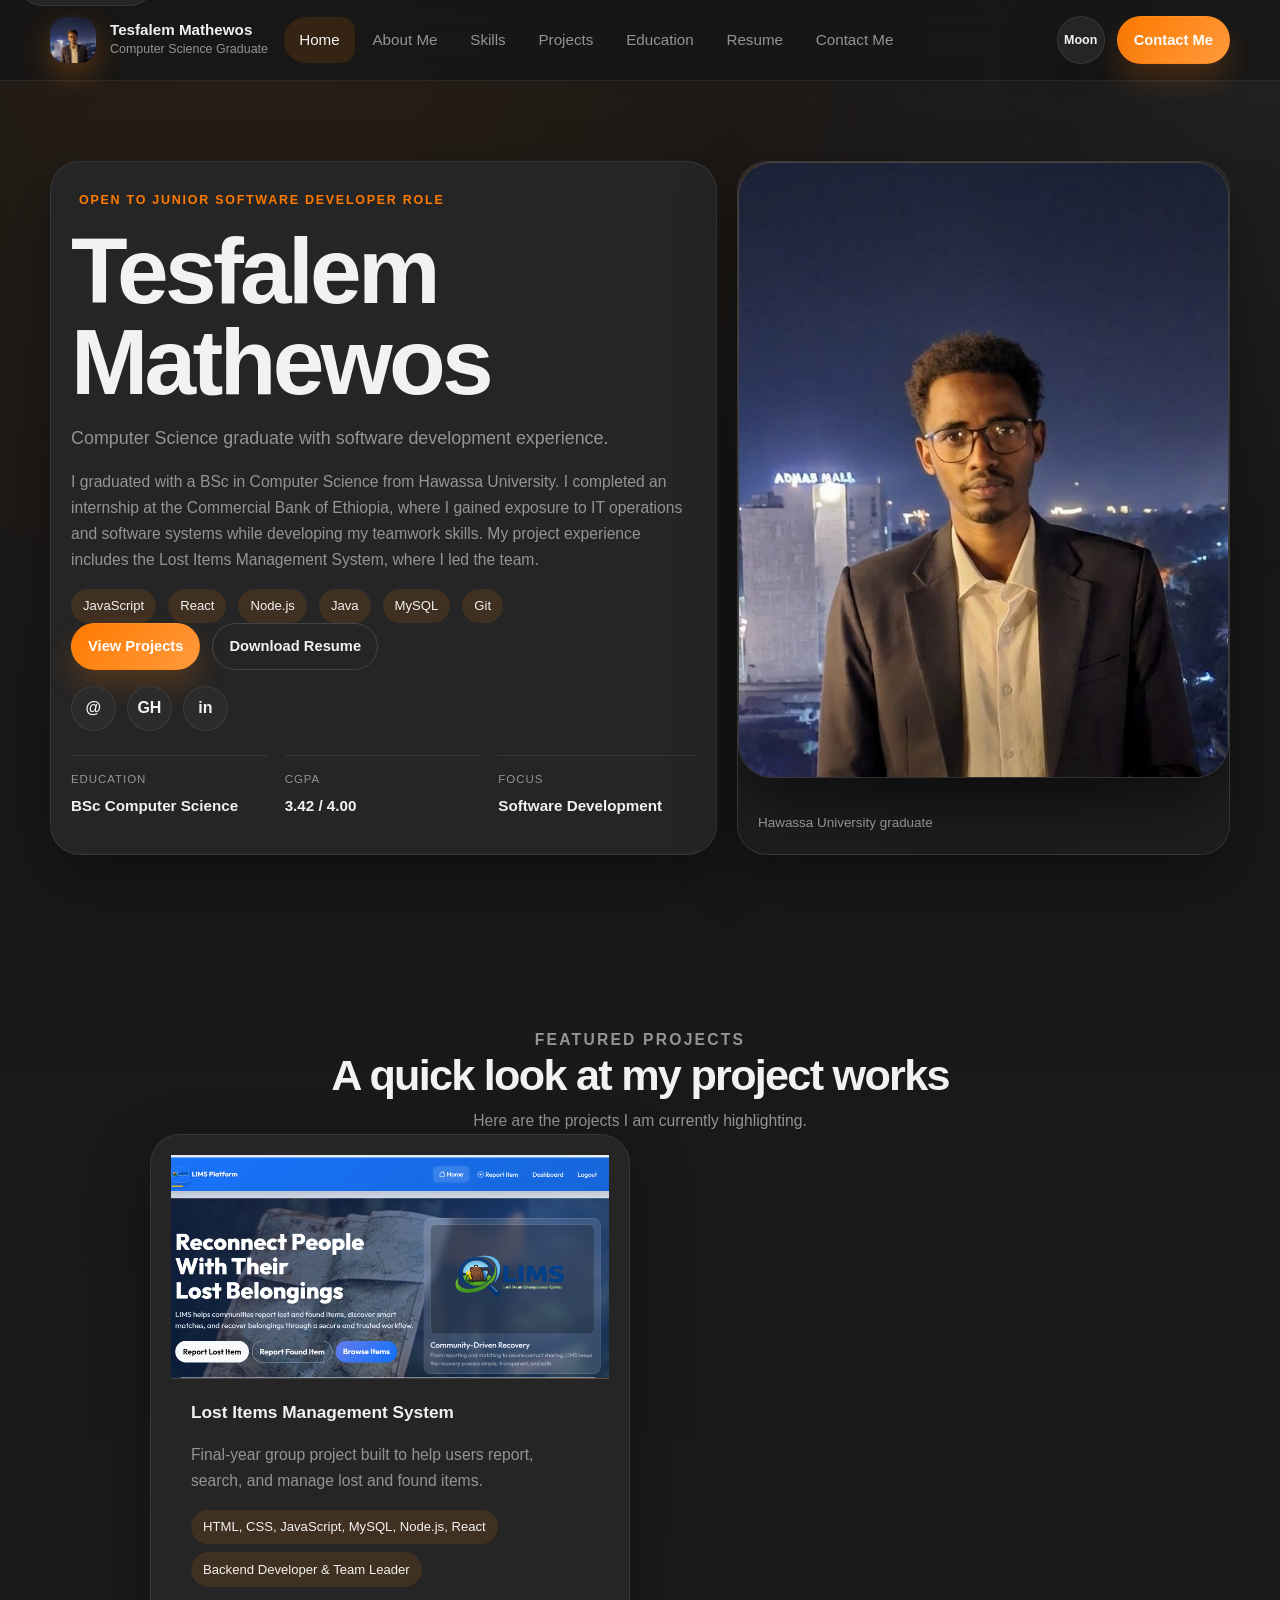
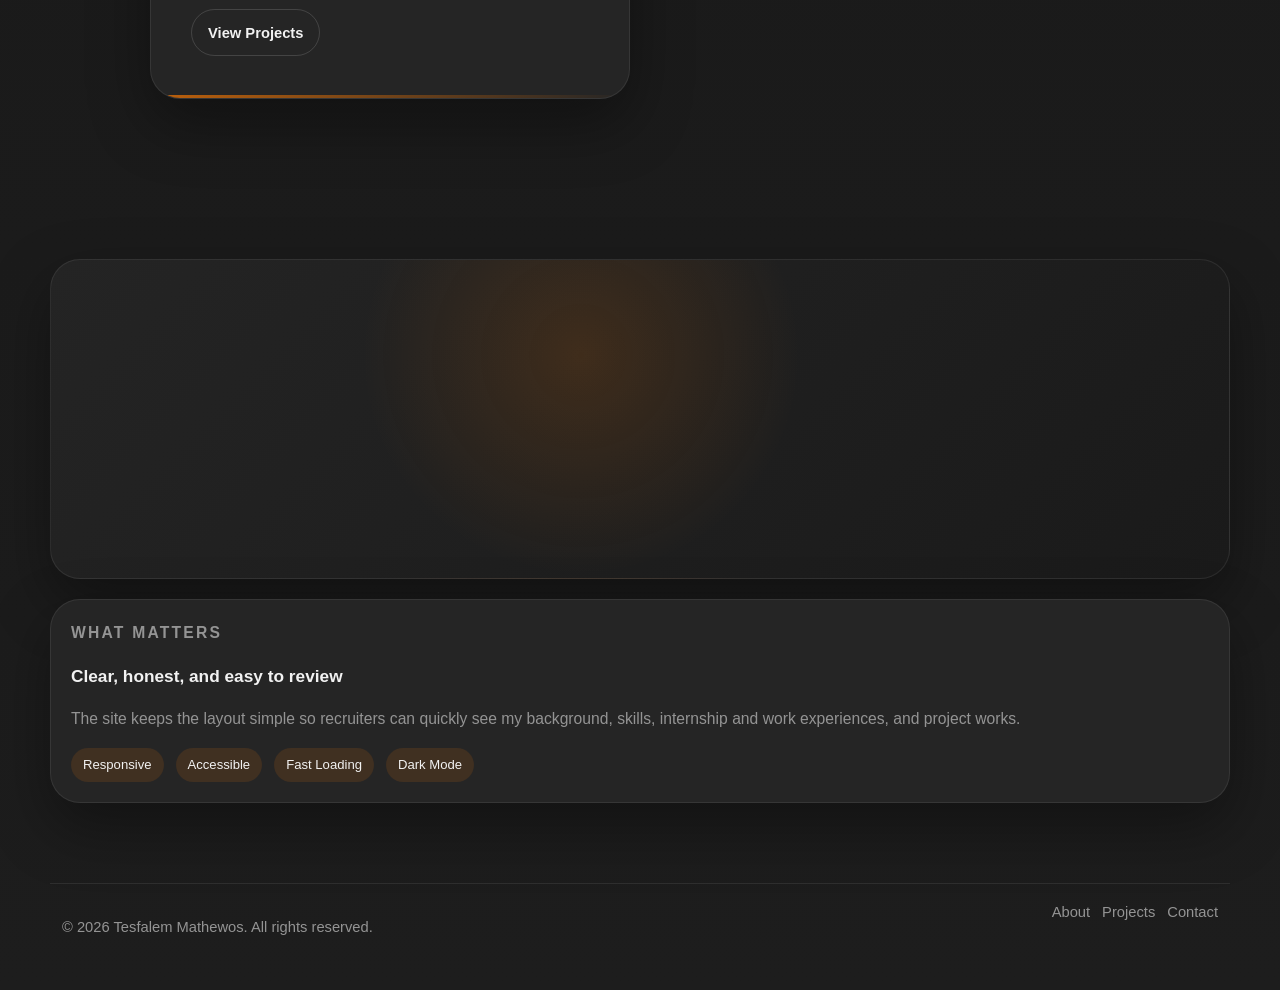
<file: index.html>
<!DOCTYPE html>
<html lang="en" data-page="home">
<head>
  <meta charset="UTF-8" />
  <meta name="viewport" content="width=device-width, initial-scale=1.0" />
  <meta name="description" content="Tesfalem Mathewos is a Computer Science graduate from Hawassa University with frontend development experience and software project work. View projects and resume." />
  <meta name="theme-color" content="#161616" />
  <title>Tesfalem Mathewos | Junior Software Developer and Frontend Developer</title>
  <link rel="stylesheet" href="css/style.css" />
</head>
<body>
  <a class="skip-link" href="#main-content">Skip to content</a>

  <header class="site-header">
    <div class="container nav-shell">
      <a class="brand" href="index.html" aria-label="Home">
        <picture>
          <img class="brand-mark" src="images/tesfalem-mathewos-photo.jpg" alt="Tesfalem Mathewos" width="46" height="46" loading="eager" decoding="async" />
        </picture>
        <span class="brand-text">
          <strong>Tesfalem Mathewos</strong>
          <span>Computer Science Graduate</span>
        </span>
      </a>

      <button class="icon-button mobile-toggle" type="button" aria-label="Toggle navigation" aria-expanded="false" aria-controls="primary-navigation">
        <span aria-hidden="true"></span><span aria-hidden="true"></span><span aria-hidden="true"></span>
      </button>

      <nav class="site-nav" id="primary-navigation" aria-label="Primary navigation">
        <a href="index.html">Home</a>
        <a href="about.html">About Me</a>
        <a href="skills.html">Skills</a>
        <a href="projects.html">Projects</a>
        <a href="education.html">Education</a>
        <a href="resume.html">Resume</a>
        <a href="contact.html">Contact Me</a>
      </nav>

      <div class="nav-actions">
        <button class="icon-button theme-toggle" type="button" aria-label="Toggle dark mode" aria-pressed="false">
          <span class="theme-icon theme-sun" aria-hidden="true">Sun</span>
          <span class="theme-icon theme-moon" aria-hidden="true">Moon</span>
        </button>
        <a class="button button-primary button-small" href="contact.html">Contact Me</a>
      </div>
    </div>
  </header>
  <main id="main-content">
    <section class="section page-hero">
      <div class="container hero-grid">
        <div class="hero-copy reveal">
          <p class="eyebrow"><span class="status-dot" aria-hidden="true"></span>Open to Junior Software Developer role</p>
          <h1>Tesfalem Mathewos</h1>
          <p class="lead">Computer Science graduate with software development experience.</p>
          <p class="intro">I graduated with a BSc in Computer Science from Hawassa University. I completed an internship at the Commercial Bank of Ethiopia, where I gained exposure to IT operations and software systems while developing my teamwork skills. My project experience includes the Lost Items Management System, where I led the team.</p>

          <ul class="chip-row" aria-label="Core technologies">
            <li class="chip">JavaScript</li>
            <li class="chip">React</li>
            <li class="chip">Node.js</li>
            <li class="chip">Java</li>
            <li class="chip">MySQL</li>
            <li class="chip">Git</li>
          </ul>

          <div class="button-row">
            <a class="button button-primary button-small" href="projects.html">View Projects</a>
            <a class="button button-secondary button-small" href="assets/Tesfalem-Mathewos-CV.pdf" download>Download Resume</a>
          </div>

          <div class="social-row" aria-label="Social links">
            <a class="social-pill" href="mailto:tesfalemmathewos20@gmail.com" aria-label="Email Tesfalem">@</a>
            <a class="social-pill" href="https://github.com/fillet-tesf" target="_blank" rel="noopener noreferrer" aria-label="GitHub profile (opens in a new tab)">GH</a>
            <a class="social-pill" href="https://www.linkedin.com/in/tesfalem-mathewos" target="_blank" rel="noopener noreferrer" aria-label="LinkedIn profile (opens in a new tab)">in</a>
          </div>

          <dl class="hero-metrics" aria-label="Professional highlights">
            <div><dt>Education</dt><dd>BSc Computer Science</dd></div>
            <div><dt>CGPA</dt><dd>3.42 / 4.00</dd></div>
            <div><dt>Focus</dt><dd>Software Development</dd></div>
          </dl>
        </div>

        <aside class="hero-visual reveal" aria-label="Professional photo">
          <div class="portrait-stage">
            <picture>
              <img
                class="portrait-photo"
                src="images/tesfalem-mathewos-photo.jpg"
                alt="Tesfalem Mathewos professional portrait"
                width="554"
                height="614"
                loading="eager"
                decoding="async"
                fetchpriority="high"
              />
            </picture>
            <div class="portrait-scrim" aria-hidden="true"></div>
            <div class="portrait-caption">
              <span>Hawassa University graduate</span>
            </div>
          </div>
        </aside>
      </div>
    </section>

    <section class="section">
      <div class="container">
        <div class="section-heading centered reveal">
          <p class="eyebrow">Featured Projects</p>
          <h2>A quick look at my project works</h2>
          <p>Here are the projects I am currently highlighting.</p>
        </div>

        <div class="projects-grid project-gallery">
          <article class="project-card reveal">
            <div class="project-media"><img src="images/lims-project-screenshot.png" alt="LIMS Platform homepage showing lost and found item reporting and browsing" loading="lazy" /></div>
            <div class="project-body">
              <h3>Lost Items Management System</h3>
              <p>Final-year group project built to help users report, search, and manage lost and found items.</p>
              <div class="tag-row"><span>HTML, CSS, JavaScript, MySQL, Node.js, React</span><span>Backend Developer &amp; Team Leader</span></div>
              <div class="project-actions">
                <a class="button button-secondary button-small" href="projects.html">View Projects</a>
              </div>
            </div>
          </article>
        </div>
      </div>
    </section>

    <section class="section">
      <div class="container split-grid">
        <div class="split-decor reveal" aria-hidden="true"></div>
        <div class="panel reveal">
          <p class="eyebrow">What matters</p>
          <h2>Clear, honest, and easy to review</h2>
          <p>The site keeps the layout simple so recruiters can quickly see my background, skills, internship and work experiences, and project works.</p>
          <div class="chip-row">
            <span class="chip">Responsive</span>
            <span class="chip">Accessible</span>
            <span class="chip">Fast Loading</span>
            <span class="chip">Dark Mode</span>
          </div>
        </div>
      </div>
    </section>
  </main>

  <button class="scroll-top" type="button" aria-label="Scroll to top">^</button>

  <footer class="footer">
    <div class="container footer-grid">
      <p>© <span id="year"></span> Tesfalem Mathewos. All rights reserved.</p>
      <div class="footer-links">
        <a href="about.html">About</a>
        <a href="projects.html">Projects</a>
        <a href="contact.html">Contact</a>
      </div>
    </div>
  </footer>

  <script src="js/script.js"></script>
</body>
</html>
</file>
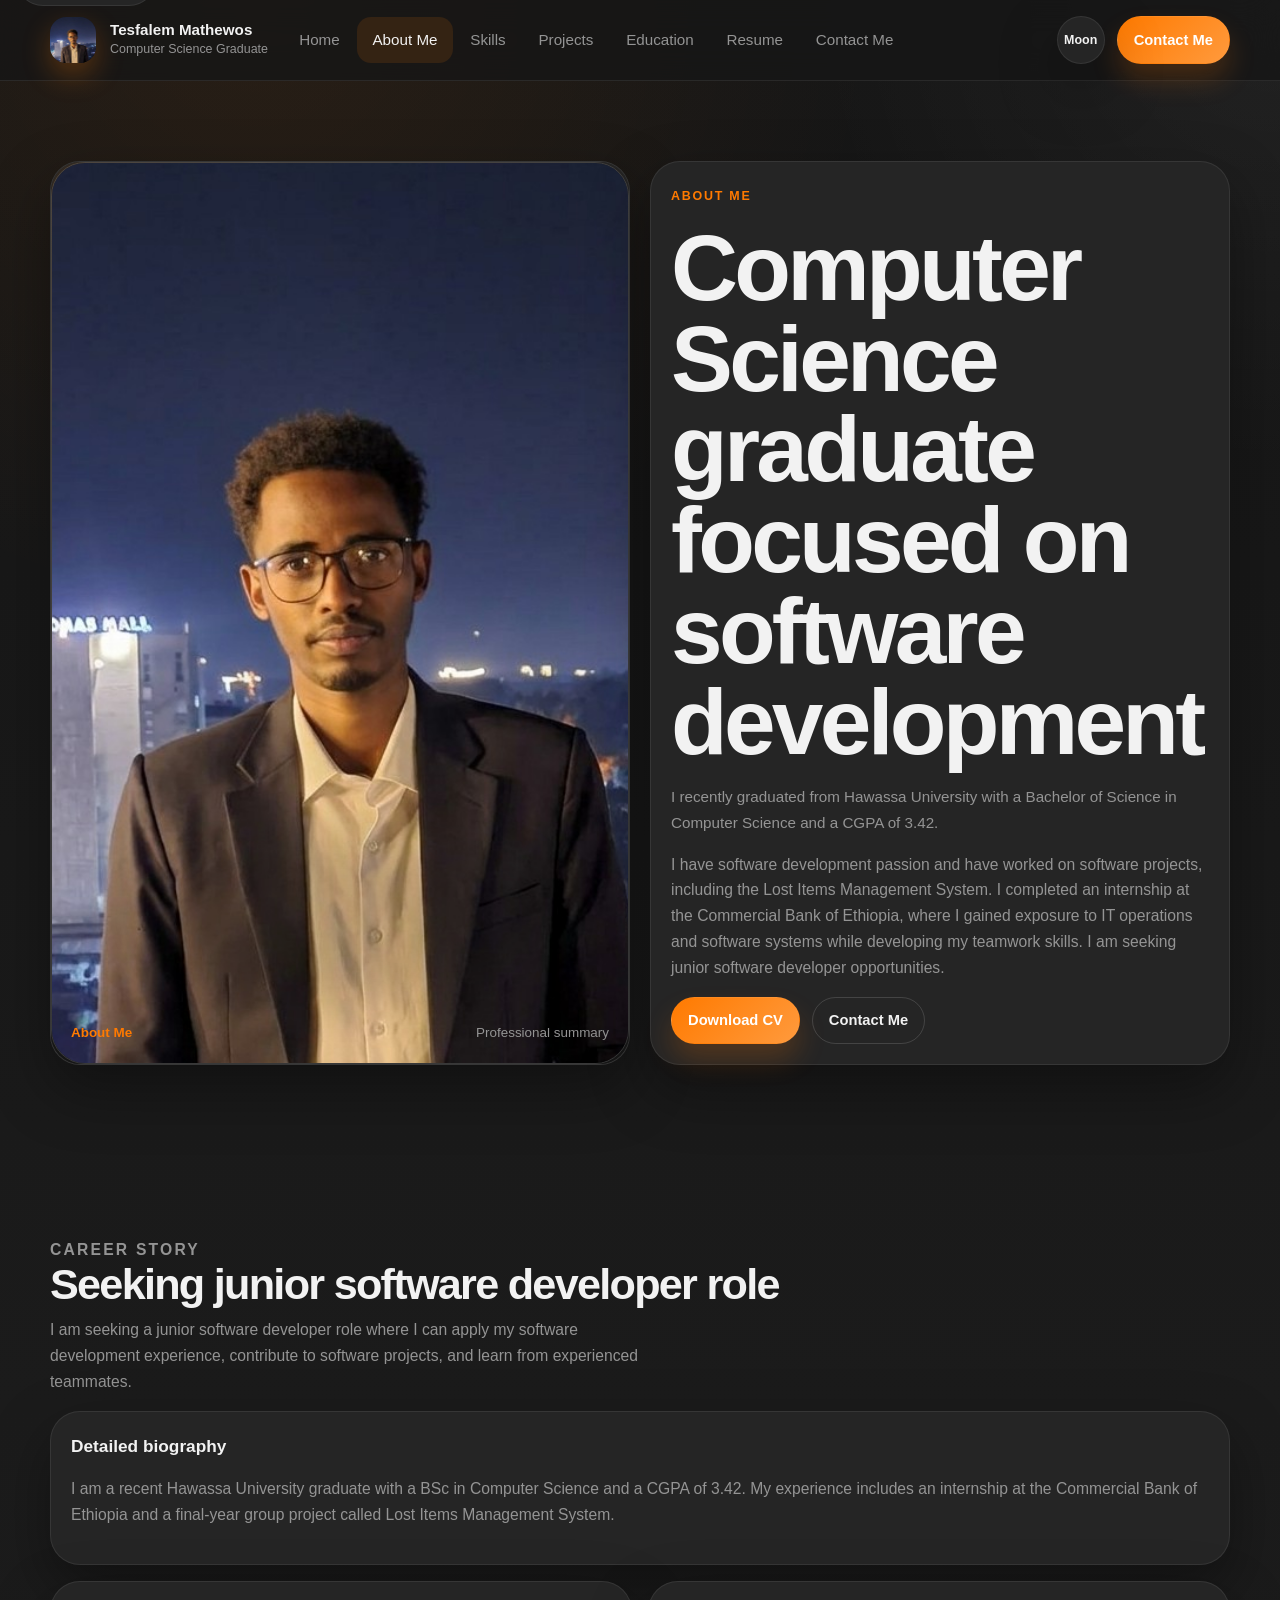
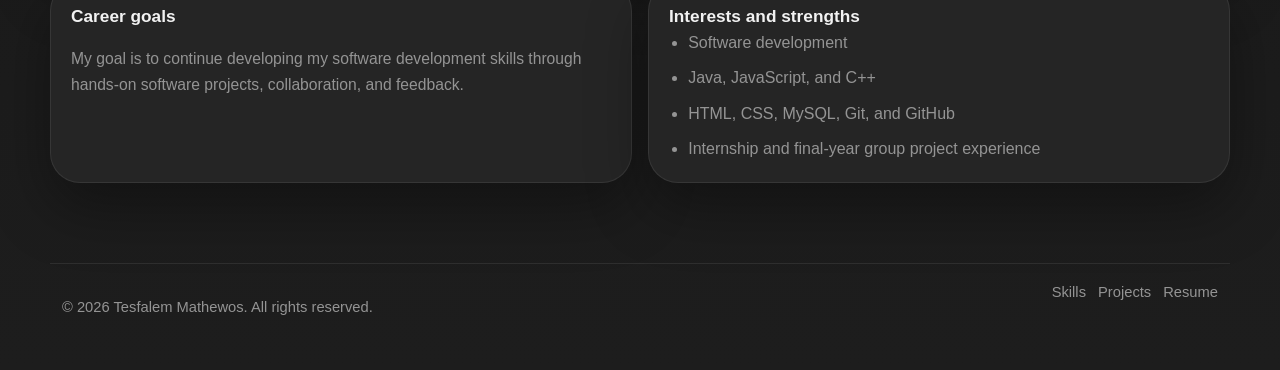
<file: about.html>
<!DOCTYPE html>
<html lang="en" data-page="about">
<head>
  <meta charset="UTF-8" />
  <meta name="viewport" content="width=device-width, initial-scale=1.0" />
  <meta name="description" content="Tesfalem Mathewos is a Hawassa University Computer Science graduate with frontend development experience and software project work." />
  <meta name="theme-color" content="#161616" />
  <title>About | Tesfalem Mathewos</title>
  <link rel="stylesheet" href="css/style.css" />
</head>
<body>
  <a class="skip-link" href="#main-content">Skip to content</a>
  <header class="site-header">
    <div class="container nav-shell">
      <a class="brand" href="index.html"><img class="brand-mark" src="images/tesfalem-mathewos-photo.jpg" alt="Tesfalem Mathewos" width="46" height="46" loading="eager" decoding="async" /><span class="brand-text"><strong>Tesfalem Mathewos</strong><span>Computer Science Graduate</span></span></a>
      <button class="icon-button mobile-toggle" type="button" aria-label="Toggle navigation" aria-expanded="false" aria-controls="primary-navigation"><span aria-hidden="true"></span><span aria-hidden="true"></span><span aria-hidden="true"></span></button>
      <nav class="site-nav" id="primary-navigation" aria-label="Primary navigation">
        <a href="index.html">Home</a><a href="about.html">About Me</a><a href="skills.html">Skills</a><a href="projects.html">Projects</a><a href="education.html">Education</a><a href="resume.html">Resume</a><a href="contact.html">Contact Me</a>
      </nav>
      <div class="nav-actions">
        <button class="icon-button theme-toggle" type="button" aria-label="Toggle dark mode" aria-pressed="false"><span class="theme-icon theme-sun" aria-hidden="true">Sun</span><span class="theme-icon theme-moon" aria-hidden="true">Moon</span></button>
        <a class="button button-primary button-small" href="contact.html">Contact Me</a>
      </div>
    </div>
  </header>

  <main id="main-content">
    <section class="section page-hero">
      <div class="container page-hero-grid">
        <div class="hero-visual reveal">
          <div class="portrait-stage" style="min-height: 560px;">
            <picture>
              <img
                class="portrait-photo"
                src="images/tesfalem-mathewos-photo.jpg"
                alt="Tesfalem Mathewos professional portrait"
                width="554"
                height="614"
                loading="eager"
                decoding="async"
                fetchpriority="high"
              />
            </picture>
            <div class="portrait-caption"><span class="hero-card-title">About Me</span><span>Professional summary</span></div>
          </div>
        </div>
        <div class="hero-copy reveal">
          <p class="eyebrow">About Me</p>
          <h1>Computer Science graduate focused on software development</h1>
          <p class="lead">I recently graduated from Hawassa University with a Bachelor of Science in Computer Science and a CGPA of 3.42.</p>
          <p class="intro">I have software development passion and have worked on software projects, including the Lost Items Management System. I completed an internship at the Commercial Bank of Ethiopia, where I gained exposure to IT operations and software systems while developing my teamwork skills. I am seeking junior software developer opportunities.</p>
          <div class="button-row">
            <a class="button button-primary button-small" href="assets/Tesfalem-Mathewos-CV.pdf" download>Download CV</a>
            <a class="button button-secondary button-small" href="contact.html">Contact Me</a>
          </div>
        </div>
      </div>
    </section>

    <section class="section">
      <div class="container grid-section">
        <div class="section-heading reveal">
          <p class="eyebrow">Career Story</p>
          <h2>Seeking junior software developer role</h2>
          <p>I am seeking a junior software developer role where I can apply my software development experience, contribute to software projects, and learn from experienced teammates.</p>
        </div>

        <article class="content-card reveal">
          <h3>Detailed biography</h3>
          <p>I am a recent Hawassa University graduate with a BSc in Computer Science and a CGPA of 3.42. My experience includes an internship at the Commercial Bank of Ethiopia and a final-year group project called Lost Items Management System.</p>
        </article>

        <article class="content-card reveal">
          <h3>Career goals</h3>
          <p>My goal is to continue developing my software development skills through hands-on software projects, collaboration, and feedback.</p>
        </article>

        <article class="content-card reveal">
          <h3>Interests and strengths</h3>
          <ul class="check-list">
            <li>Software development</li>
            <li>Java, JavaScript, and C++</li>
            <li>HTML, CSS, MySQL, Git, and GitHub</li>
            <li>Internship and final-year group project experience</li>
          </ul>
        </article>
      </div>
    </section>
  </main>

  <button class="scroll-top" type="button" aria-label="Scroll to top">^</button>
  <footer class="footer">
    <div class="container footer-grid">
      <p>© <span id="year"></span> Tesfalem Mathewos. All rights reserved.</p>
      <div class="footer-links"><a href="skills.html">Skills</a><a href="projects.html">Projects</a><a href="resume.html">Resume</a></div>
    </div>
  </footer>
  <script src="js/script.js"></script>
</body>
</html>
</file>
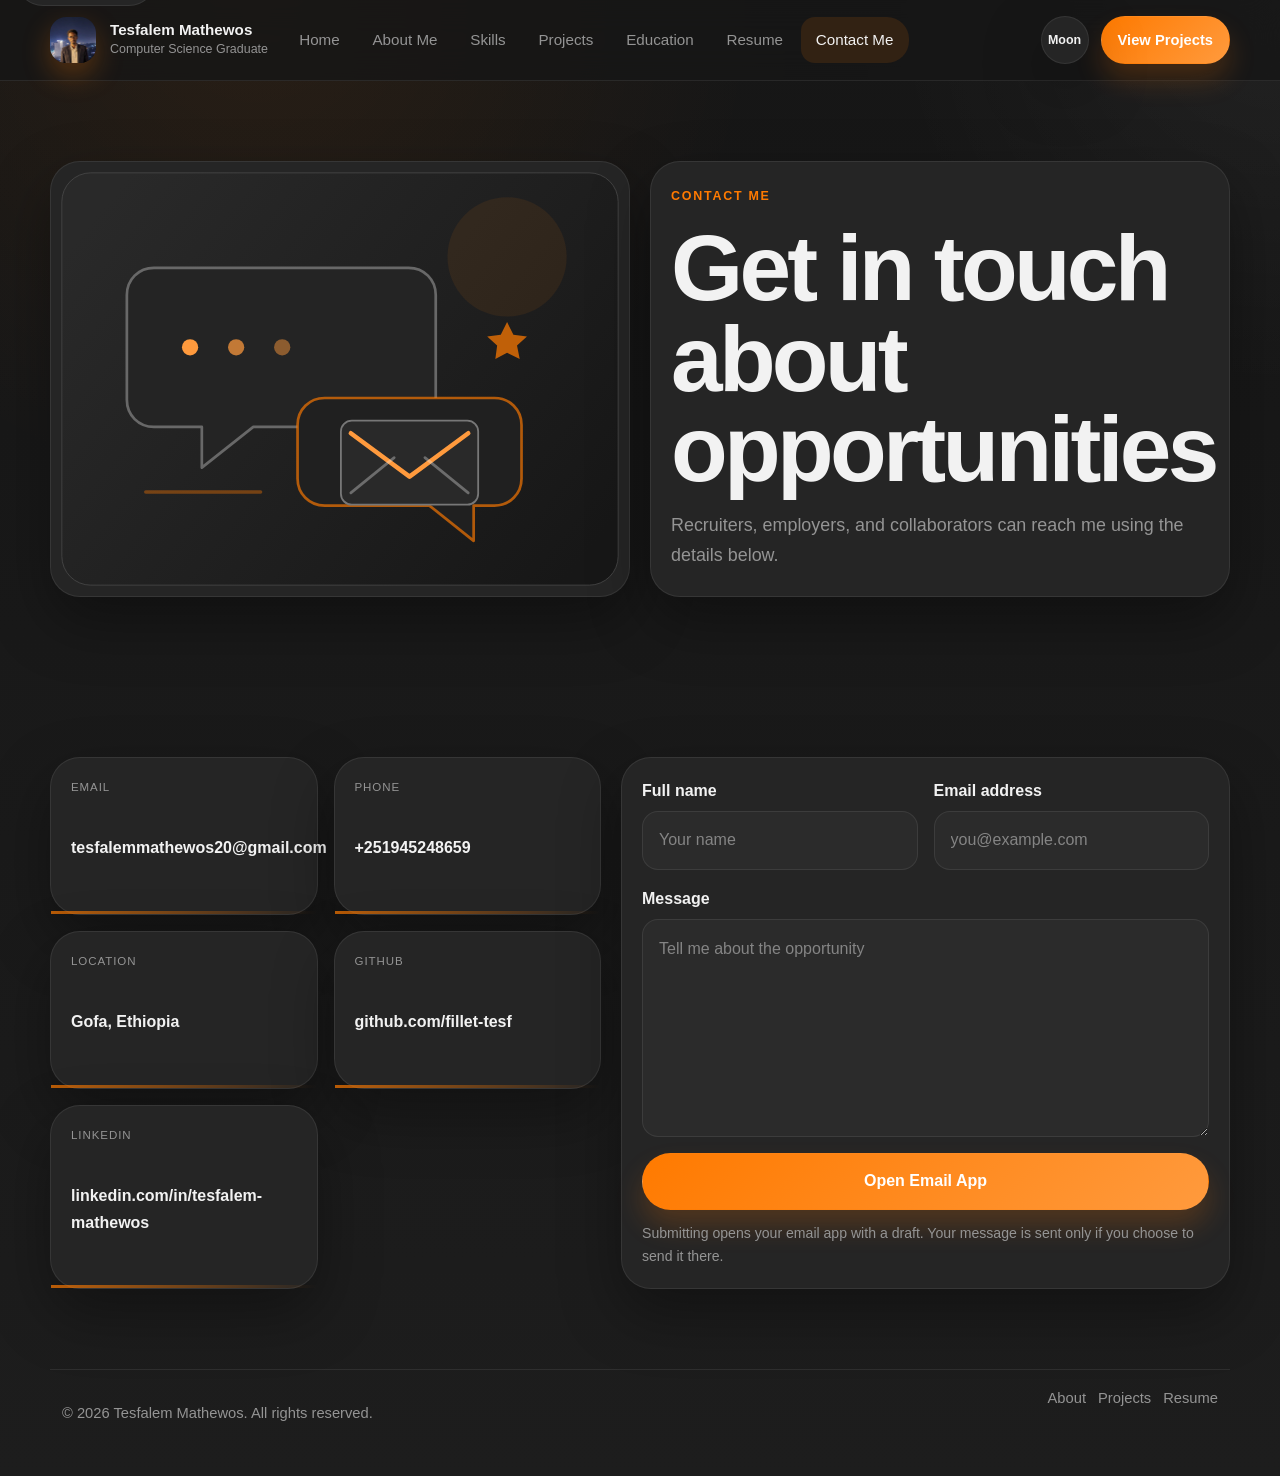
<file: contact.html>
﻿<!DOCTYPE html>
<html lang="en" data-page="contact">
<head>
  <meta charset="UTF-8" />
  <meta name="viewport" content="width=device-width, initial-scale=1.0" />
  <meta name="description" content="Contact Tesfalem Mathewos about software developer opportunities, collaboration, or portfolio projects." />
  <meta name="theme-color" content="#161616" />
  <title>Contact | Tesfalem Mathewos</title>
  <link rel="stylesheet" href="css/style.css" />
</head>
<body>
  <a class="skip-link" href="#main-content">Skip to content</a>
  <header class="site-header">
    <div class="container nav-shell">
      <a class="brand" href="index.html"><img class="brand-mark" src="images/tesfalem-mathewos-photo.jpg" alt="Tesfalem Mathewos" width="46" height="46" loading="eager" decoding="async" /><span class="brand-text"><strong>Tesfalem Mathewos</strong><span>Computer Science Graduate</span></span></a>
      <button class="icon-button mobile-toggle" type="button" aria-label="Toggle navigation" aria-expanded="false" aria-controls="primary-navigation"><span></span><span></span><span></span></button>
      <nav class="site-nav" id="primary-navigation" aria-label="Primary navigation">
        <a href="index.html">Home</a><a href="about.html">About Me</a><a href="skills.html">Skills</a><a href="projects.html">Projects</a><a href="education.html">Education</a><a href="resume.html">Resume</a><a href="contact.html">Contact Me</a>
      </nav>
      <div class="nav-actions">
        <button class="icon-button theme-toggle" type="button" aria-label="Toggle dark mode" aria-pressed="false"><span class="theme-icon theme-sun" aria-hidden="true">Sun</span><span class="theme-icon theme-moon" aria-hidden="true">Moon</span></button>
        <a class="button button-primary button-small" href="projects.html">View Projects</a>
      </div>
    </div>
  </header>

  <main id="main-content">
    <section class="section page-hero">
      <div class="container page-hero-grid">
        <div class="hero-visual reveal">
          <img class="page-illustration" src="images/contact-illustration.svg" alt="" width="640" height="480" decoding="async" />
        </div>
        <div class="hero-copy reveal">
          <p class="eyebrow">Contact Me</p>
          <h1>Get in touch about opportunities</h1>
          <p class="lead">Recruiters, employers, and collaborators can reach me using the details below.</p>
        </div>
      </div>
    </section>

    <section class="section">
      <div class="container contact-layout">
        <div class="contact-cards">
          <a class="contact-card reveal" href="mailto:tesfalemmathewos20@gmail.com"><span>Email</span><strong>tesfalemmathewos20@gmail.com</strong></a>
          <a class="contact-card reveal" href="tel:+251945248659"><span>Phone</span><strong>+251945248659</strong></a>
          <a class="contact-card reveal" href="https://www.google.com/maps/search/Gofa,+Ethiopia" target="_blank" rel="noopener noreferrer" aria-label="View location on Google Maps (opens in a new tab)"><span>Location</span><strong>Gofa, Ethiopia</strong></a>
          <a class="contact-card reveal" href="https://github.com/fillet-tesf" target="_blank" rel="noopener noreferrer" aria-label="Visit GitHub profile (opens in a new tab)"><span>GitHub</span><strong>github.com/fillet-tesf</strong></a>
          <a class="contact-card reveal" href="https://www.linkedin.com/in/tesfalem-mathewos" target="_blank" rel="noopener noreferrer" aria-label="Visit LinkedIn profile (opens in a new tab)"><span>LinkedIn</span><strong>linkedin.com/in/tesfalem-mathewos</strong></a>
        </div>

        <form class="contact-form reveal" id="contact-form" novalidate>
          <div class="form-row">
            <label for="name">Full name</label>
            <input id="name" name="name" type="text" autocomplete="name" placeholder="Your name" required />
          </div>
          <div class="form-row">
            <label for="email">Email address</label>
            <input id="email" name="email" type="email" autocomplete="email" placeholder="you@example.com" required />
          </div>
          <div class="form-row full-width">
            <label for="message">Message</label>
            <textarea id="message" name="message" rows="7" placeholder="Tell me about the opportunity" required></textarea>
          </div>
          <div class="form-actions full-width">
            <button class="button button-primary" type="submit">Open Email App</button>
            <p class="form-note" id="contact-feedback" aria-live="polite">Submitting opens your email app with a draft. Your message is sent only if you choose to send it there.</p>
          </div>
        </form>
      </div>
    </section>
  </main>

  <button class="scroll-top" type="button" aria-label="Scroll to top">^</button>
  <footer class="footer"><div class="container footer-grid"><p>© <span id="year"></span> Tesfalem Mathewos. All rights reserved.</p><div class="footer-links"><a href="about.html">About</a><a href="projects.html">Projects</a><a href="resume.html">Resume</a></div></div></footer>
  <script src="js/script.js"></script>
</body>
</html>
</file>
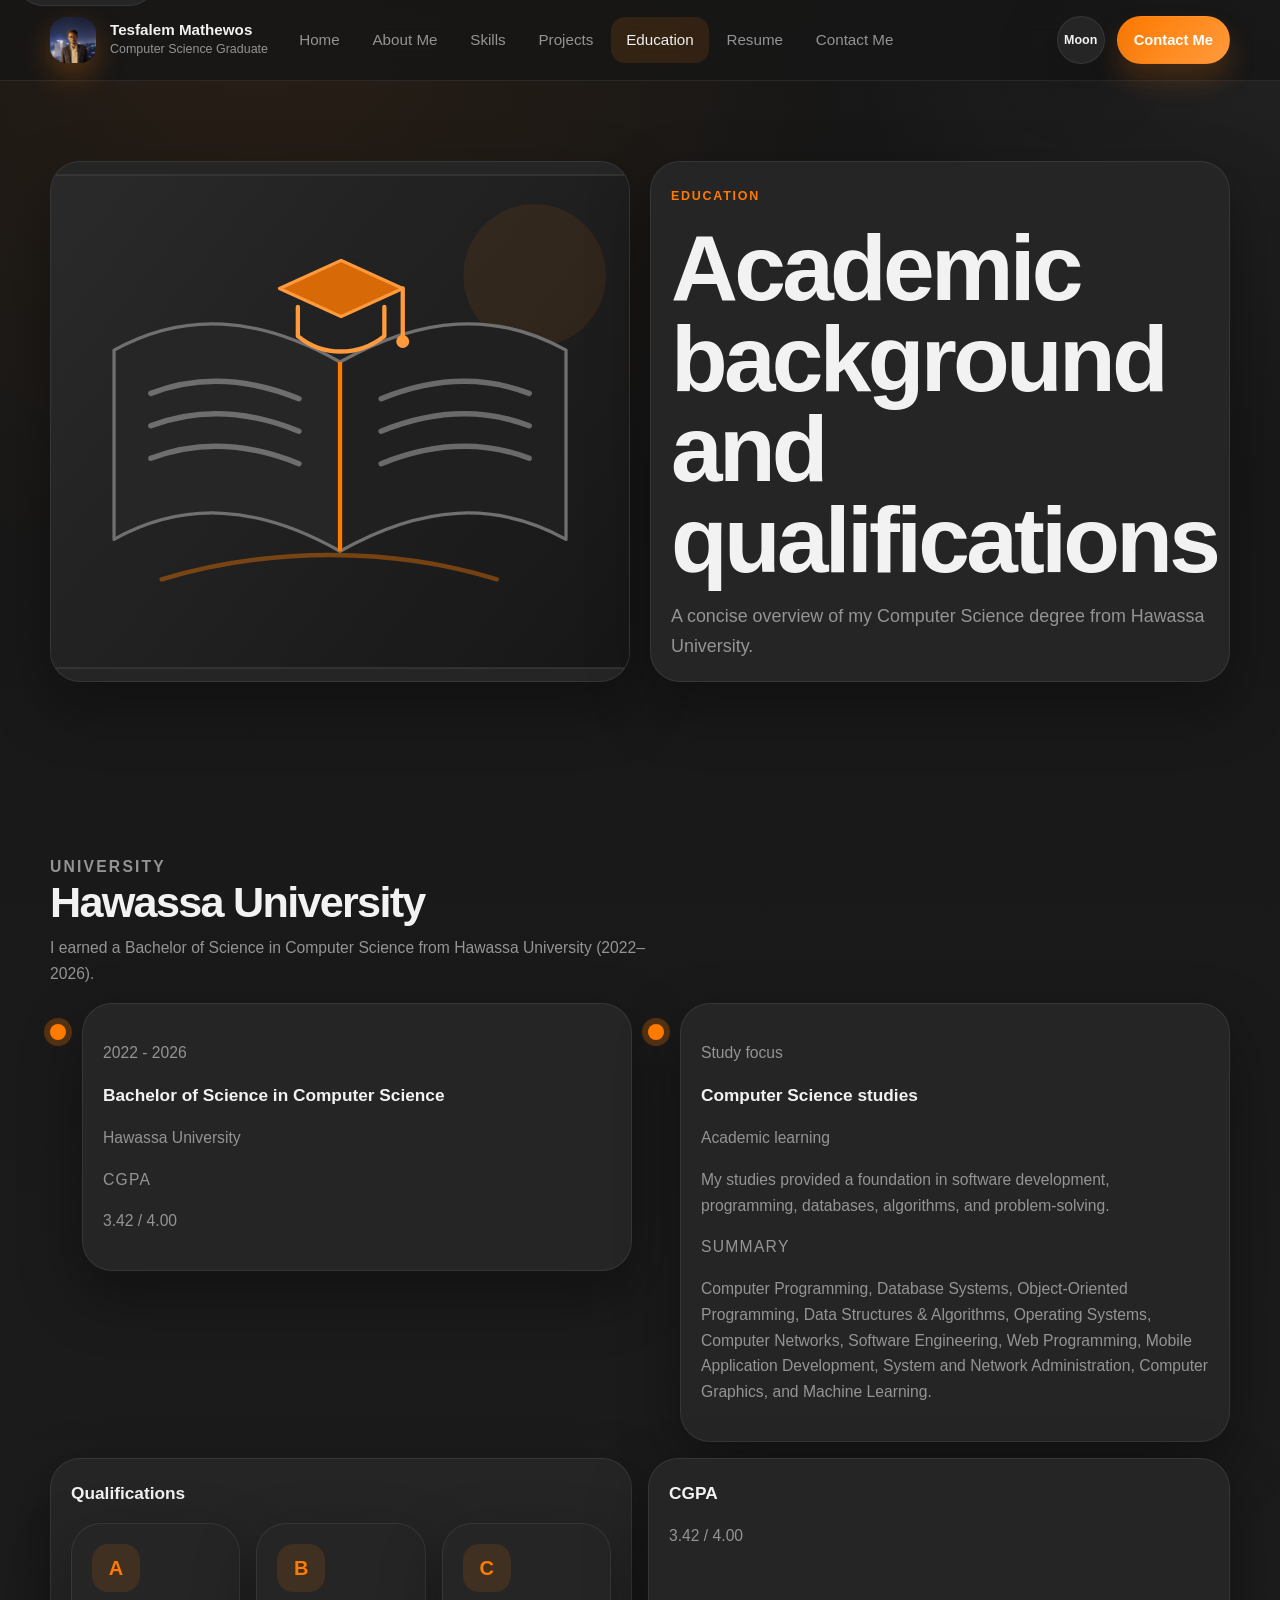
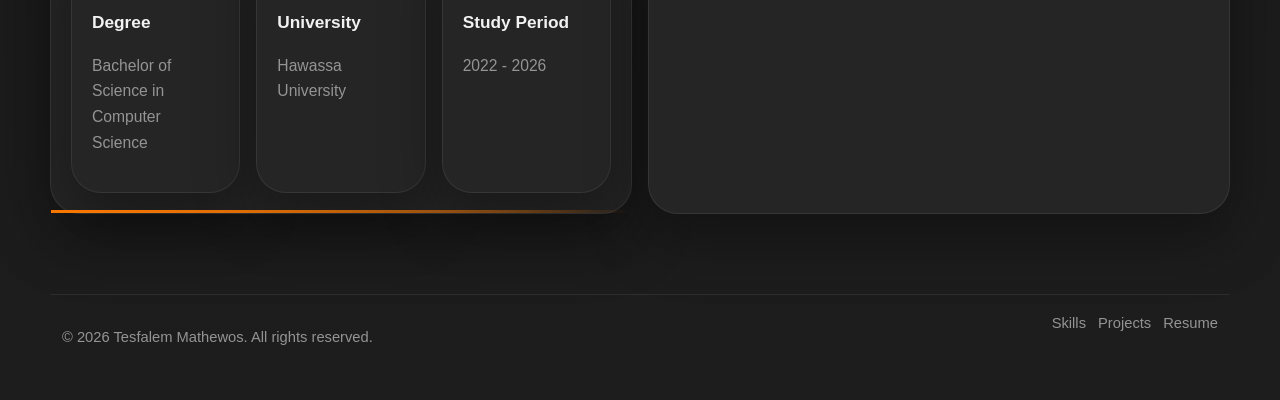
<file: education.html>
﻿<!DOCTYPE html>
<html lang="en" data-page="education">
<head>
  <meta charset="UTF-8" />
  <meta name="viewport" content="width=device-width, initial-scale=1.0" />
  <meta name="description" content="Education background of Tesfalem Mathewos: a BSc in Computer Science from Hawassa University, completed in 2026 with a 3.42 CGPA." />
  <meta name="theme-color" content="#161616" />
  <title>Education | Tesfalem Mathewos</title>
  <link rel="stylesheet" href="css/style.css" />
</head>
<body>
  <a class="skip-link" href="#main-content">Skip to content</a>
  <header class="site-header">
    <div class="container nav-shell">
      <a class="brand" href="index.html"><img class="brand-mark" src="images/tesfalem-mathewos-photo.jpg" alt="Tesfalem Mathewos" width="46" height="46" loading="eager" decoding="async" /><span class="brand-text"><strong>Tesfalem Mathewos</strong><span>Computer Science Graduate</span></span></a>
      <button class="icon-button mobile-toggle" type="button" aria-label="Toggle navigation" aria-expanded="false" aria-controls="primary-navigation"><span></span><span></span><span></span></button>
      <nav class="site-nav" id="primary-navigation" aria-label="Primary navigation">
        <a href="index.html">Home</a><a href="about.html">About Me</a><a href="skills.html">Skills</a><a href="projects.html">Projects</a><a href="education.html">Education</a><a href="resume.html">Resume</a><a href="contact.html">Contact Me</a>
      </nav>
      <div class="nav-actions">
        <button class="icon-button theme-toggle" type="button" aria-label="Toggle dark mode" aria-pressed="false"><span class="theme-icon theme-sun" aria-hidden="true">Sun</span><span class="theme-icon theme-moon" aria-hidden="true">Moon</span></button>
        <a class="button button-primary button-small" href="contact.html">Contact Me</a>
      </div>
    </div>
  </header>

  <main id="main-content">
    <section class="section page-hero">
      <div class="container page-hero-grid">
        <div class="hero-visual reveal">
          <img class="page-illustration" src="images/education-illustration.svg" alt="" width="640" height="480" decoding="async" />
        </div>
        <div class="hero-copy reveal">
          <p class="eyebrow">Education</p>
          <h1>Academic background and qualifications</h1>
          <p class="lead">A concise overview of my Computer Science degree from Hawassa University.</p>
        </div>
      </div>
    </section>

    <section class="section">
      <div class="container grid-section">
        <div class="section-heading reveal">
          <p class="eyebrow">University</p>
          <h2>Hawassa University</h2>
          <p>I earned a Bachelor of Science in Computer Science from Hawassa University (2022–2026).</p>
        </div>

        <article class="timeline-item reveal">
          <div class="timeline-marker"></div>
          <div class="timeline-card">
            <p class="timeline-year">2022 - 2026</p>
            <h3>Bachelor of Science in Computer Science</h3>
            <p class="timeline-meta">Hawassa University</p>
            <p class="timeline-label">CGPA</p>
            <p>3.42 / 4.00</p>
          </div>
        </article>

        <article class="timeline-item reveal">
          <div class="timeline-marker"></div>
          <div class="timeline-card">
            <p class="timeline-year">Study focus</p>
            <h3>Computer Science studies</h3>
            <p class="timeline-meta">Academic learning</p>
            <p>My studies provided a foundation in software development, programming, databases, algorithms, and problem-solving.</p>
            <p class="timeline-label">Summary</p>
            <p>Computer Programming, Database Systems, Object-Oriented Programming, Data Structures &amp; Algorithms, Operating Systems, Computer Networks, Software Engineering, Web Programming, Mobile Application Development, System and Network Administration, Computer Graphics, and Machine Learning.</p>
          </div>
        </article>

        <article class="content-card reveal">
          <h3>Qualifications</h3>
          <div class="cert-grid" style="margin-top: 1rem;">
            <div class="certificate-card"><div class="certificate-icon">A</div><h3>Degree</h3><p>Bachelor of Science in Computer Science</p></div>
            <div class="certificate-card"><div class="certificate-icon">B</div><h3>University</h3><p>Hawassa University</p></div>
            <div class="certificate-card"><div class="certificate-icon">C</div><h3>Study Period</h3><p>2022 - 2026</p></div>
          </div>
        </article>

        <article class="content-card reveal">
          <h3>CGPA</h3>
          <p>3.42 / 4.00</p>
        </article>
      </div>
    </section>
  </main>

  <button class="scroll-top" type="button" aria-label="Scroll to top">^</button>
  <footer class="footer"><div class="container footer-grid"><p>© <span id="year"></span> Tesfalem Mathewos. All rights reserved.</p><div class="footer-links"><a href="skills.html">Skills</a><a href="projects.html">Projects</a><a href="resume.html">Resume</a></div></div></footer>
  <script src="js/script.js"></script>
</body>
</html>
</file>
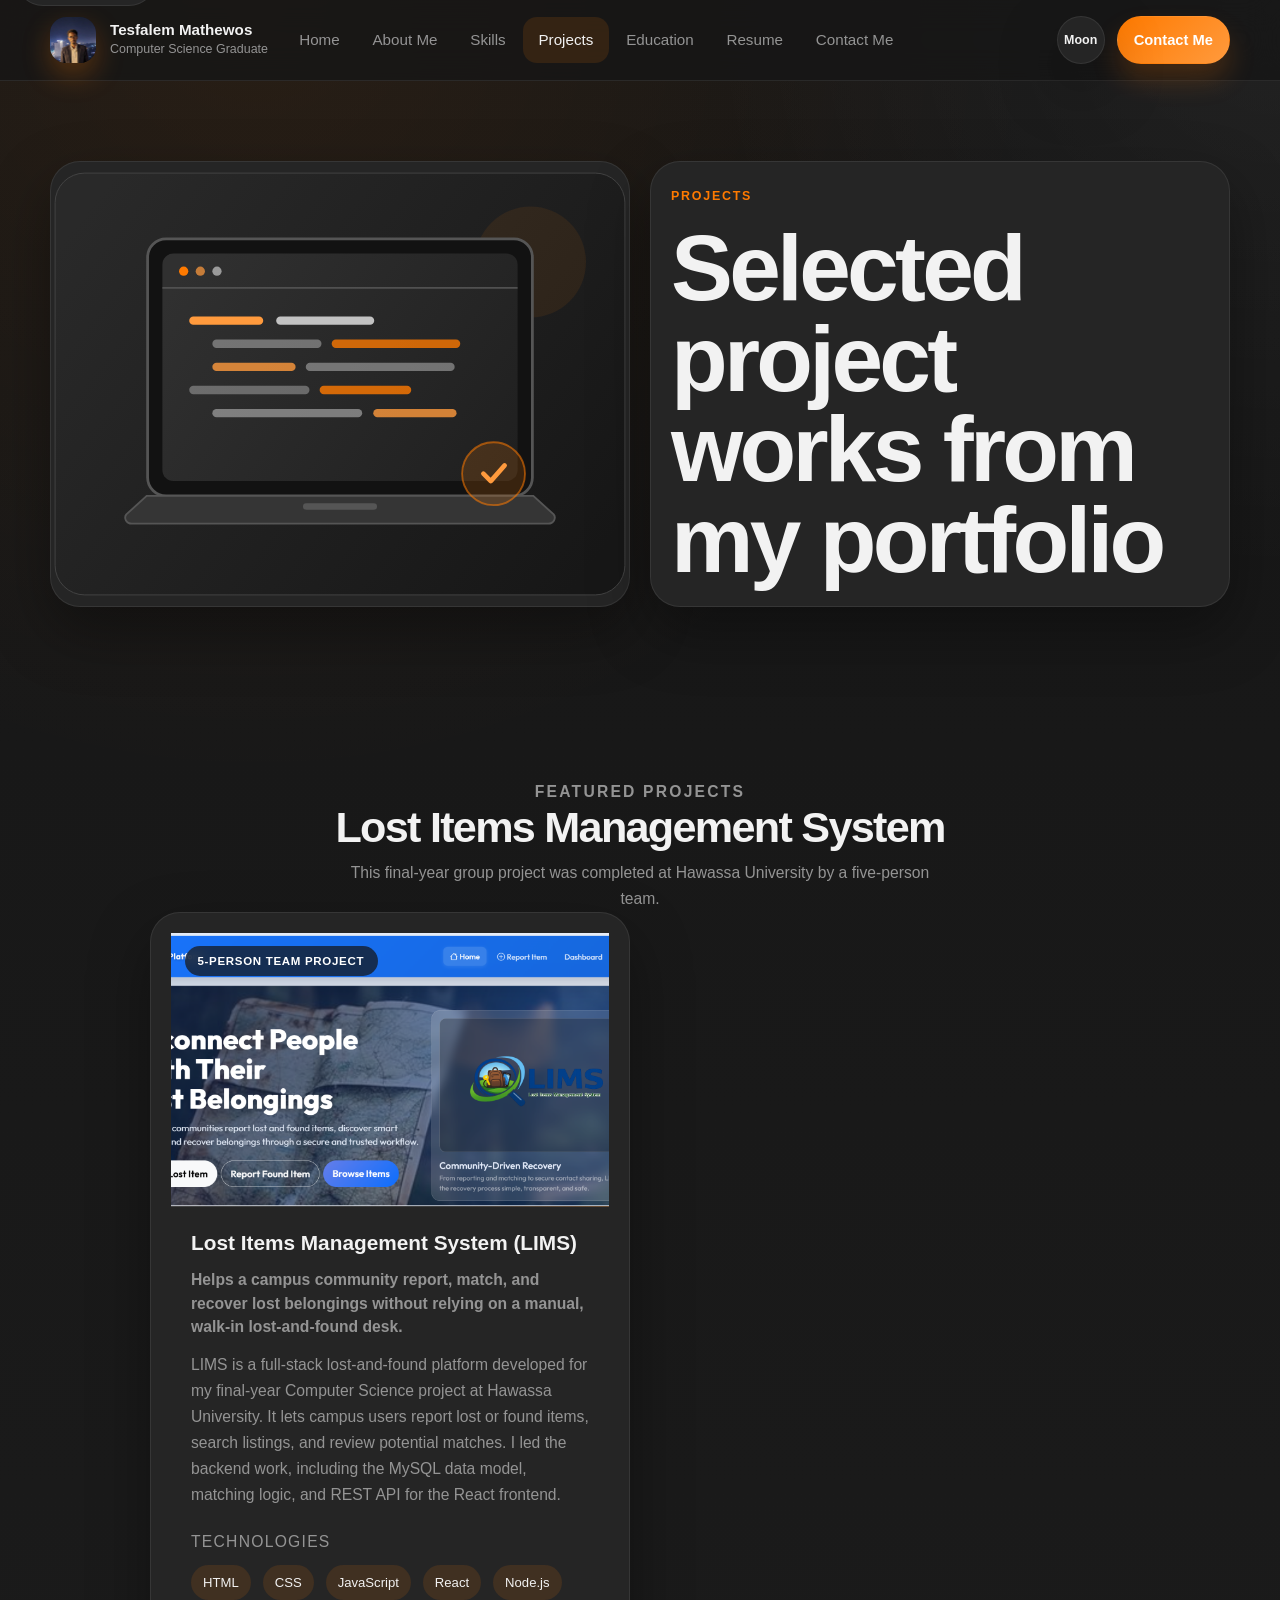
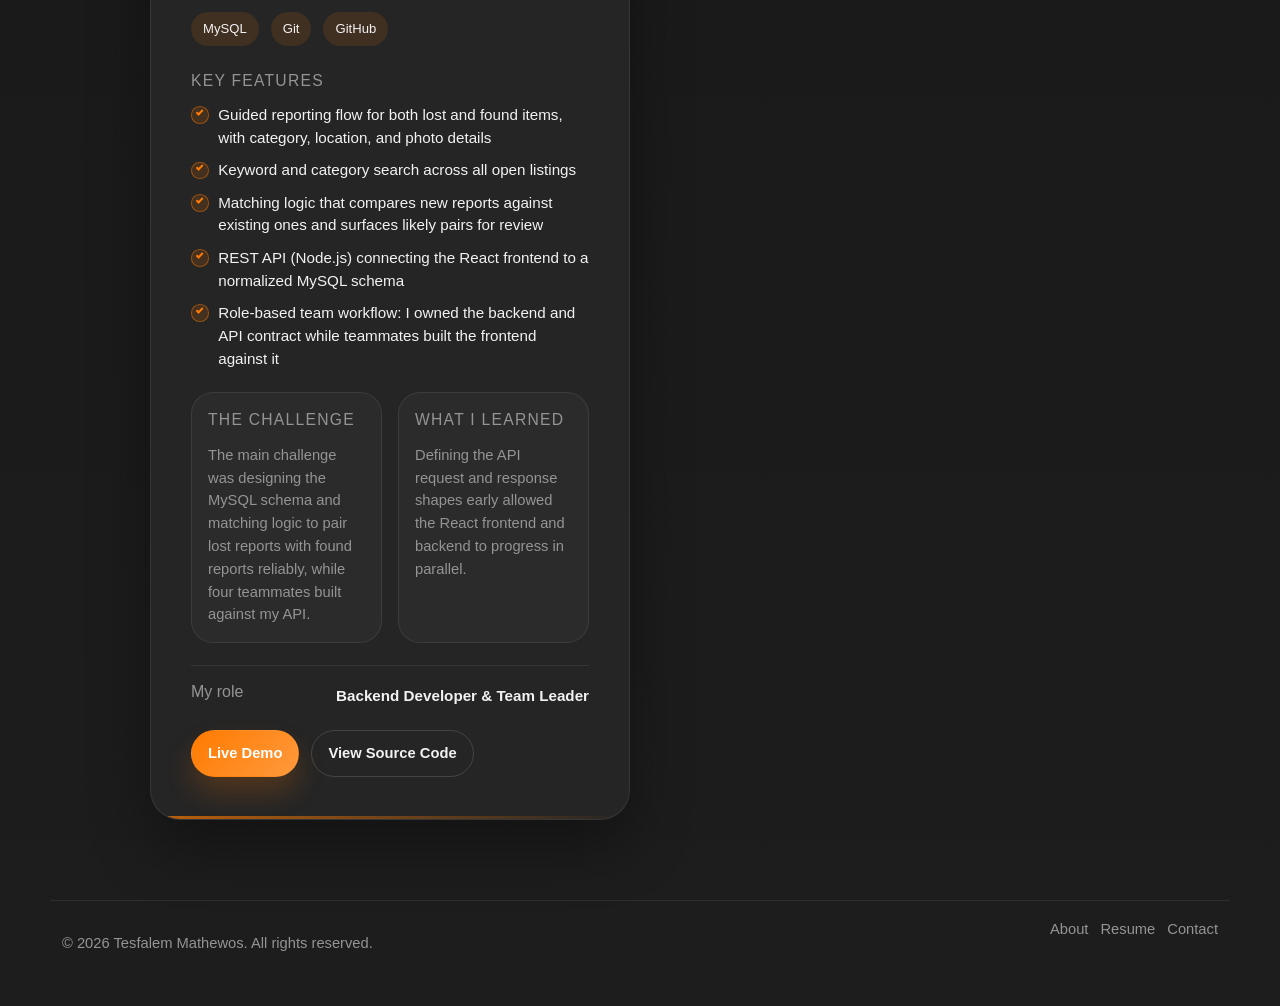
<file: projects.html>
﻿<!DOCTYPE html>
<html lang="en" data-page="projects">
<head>
  <meta charset="UTF-8" />
  <meta name="viewport" content="width=device-width, initial-scale=1.0" />
  <meta name="description" content="Explore Tesfalem Mathewos's Lost Items Management System project, including its React frontend, Node.js API, MySQL data model, and his backend team role." />
  <meta name="theme-color" content="#161616" />
  <title>Projects | Tesfalem Mathewos</title>
  <link rel="stylesheet" href="css/style.css" />
</head>
<body>
  <a class="skip-link" href="#main-content">Skip to content</a>
  <header class="site-header">
    <div class="container nav-shell">
      <a class="brand" href="index.html"><img class="brand-mark" src="images/tesfalem-mathewos-photo.jpg" alt="Tesfalem Mathewos" width="46" height="46" loading="eager" decoding="async" /><span class="brand-text"><strong>Tesfalem Mathewos</strong><span>Computer Science Graduate</span></span></a>
      <button class="icon-button mobile-toggle" type="button" aria-label="Toggle navigation" aria-expanded="false" aria-controls="primary-navigation"><span></span><span></span><span></span></button>
      <nav class="site-nav" id="primary-navigation" aria-label="Primary navigation">
        <a href="index.html">Home</a><a href="about.html">About Me</a><a href="skills.html">Skills</a><a href="projects.html">Projects</a><a href="education.html">Education</a><a href="resume.html">Resume</a><a href="contact.html">Contact Me</a>
      </nav>
      <div class="nav-actions">
        <button class="icon-button theme-toggle" type="button" aria-label="Toggle dark mode" aria-pressed="false"><span class="theme-icon theme-sun" aria-hidden="true">Sun</span><span class="theme-icon theme-moon" aria-hidden="true">Moon</span></button>
        <a class="button button-primary button-small" href="contact.html">Contact Me</a>
      </div>
    </div>
  </header>

  <main id="main-content">
    <section class="section page-hero">
      <div class="container page-hero-grid">
       <div class="hero-visual reveal">
          <img class="page-illustration" src="images/skills-illustration.svg" alt="" width="640" height="480" decoding="async" />
        </div>
        <div class="hero-copy reveal">
          <p class="eyebrow">Projects</p>
          <h1>Selected project works from my portfolio</h1>
          
        </div>
      </div>
    </section>

    <section class="section">
      <div class="container">
        <div class="section-heading centered reveal">
          <p class="eyebrow">Featured projects</p>
          <h2>Lost Items Management System</h2>
          <p>This final-year group project was completed at Hawassa University by a five-person team.</p>
        </div>

        <div class="projects-grid project-gallery">
          <article class="project-card project-card--featured reveal" data-category="systems web">
            <div class="project-media">
              <img src="images/lims-project-screenshot.png" alt="LIMS Platform homepage with hero banner, Report Lost Item and Browse Items actions, and community recovery messaging" loading="lazy" width="1600" height="1000" />
              <span class="project-badge">5-person team project</span>
            </div>

            <div class="project-body">
              <div class="project-heading">
                <h3>Lost Items Management System (LIMS)</h3>
                <p class="project-pitch">Helps a campus community report, match, and recover lost belongings without relying on a manual, walk-in lost-and-found desk.</p>
              </div>

              <p class="project-overview">LIMS is a full-stack lost-and-found platform developed for my final-year Computer Science project at Hawassa University. It lets campus users report lost or found items, search listings, and review potential matches. I led the backend work, including the MySQL data model, matching logic, and REST API for the React frontend.</p>

              <div class="project-block">
                <p class="meta-label">Technologies</p>
                <ul class="chip-row" aria-label="Technologies used in this project">
                  <li class="chip">HTML</li>
                  <li class="chip">CSS</li>
                  <li class="chip">JavaScript</li>
                  <li class="chip">React</li>
                  <li class="chip">Node.js</li>
                  <li class="chip">MySQL</li>
                  <li class="chip">Git</li>
                  <li class="chip">GitHub</li>
                </ul>
              </div>

              <div class="project-block">
                <p class="meta-label">Key features</p>
                <ul class="feature-list">
                  <li>Guided reporting flow for both lost and found items, with category, location, and photo details</li>
                  <li>Keyword and category search across all open listings</li>
                  <li>Matching logic that compares new reports against existing ones and surfaces likely pairs for review</li>
                  <li>REST API (Node.js) connecting the React frontend to a normalized MySQL schema</li>
                  <li>Role-based team workflow: I owned the backend and API contract while teammates built the frontend against it</li>
                </ul>
              </div>

              <div class="project-insights">
                <div class="project-insight">
                  <p class="meta-label">The challenge</p>
                  <p>The main challenge was designing the MySQL schema and matching logic to pair lost reports with found reports reliably, while four teammates built against my API.</p>
                </div>
                <div class="project-insight">
                  <p class="meta-label">What I learned</p>
                  <p>Defining the API request and response shapes early allowed the React frontend and backend to progress in parallel.</p>
                </div>
              </div>

              <div class="meta-grid project-role">
                <div class="meta-item"><span>My role</span><strong>Backend Developer &amp; Team Leader</strong></div>
              </div>

              <div class="project-actions">
                <a class="button button-primary button-small" href="https://lost-items-management-system-production-38eb.up.railway.app/" target="_blank" rel="noopener noreferrer">Live Demo</a>
                <!-- TODO: point this at the exact repo URL, e.g. https://github.com/fillet-tesf/lims-platform -->
                <a class="button button-secondary button-small" href="https://github.com/fillet-tesf/Lost-Items-Management-System" target="_blank" rel="noopener noreferrer">View Source Code</a>
              </div>
            </div>
          </article>
        </div>
      </div>
    </section>
  </main>

  <button class="scroll-top" type="button" aria-label="Scroll to top">^</button>
  <footer class="footer"><div class="container footer-grid"><p>© <span id="year"></span> Tesfalem Mathewos. All rights reserved.</p><div class="footer-links"><a href="about.html">About</a><a href="resume.html">Resume</a><a href="contact.html">Contact</a></div></div></footer>
  <script src="js/script.js"></script>
</body>
</html>
</file>
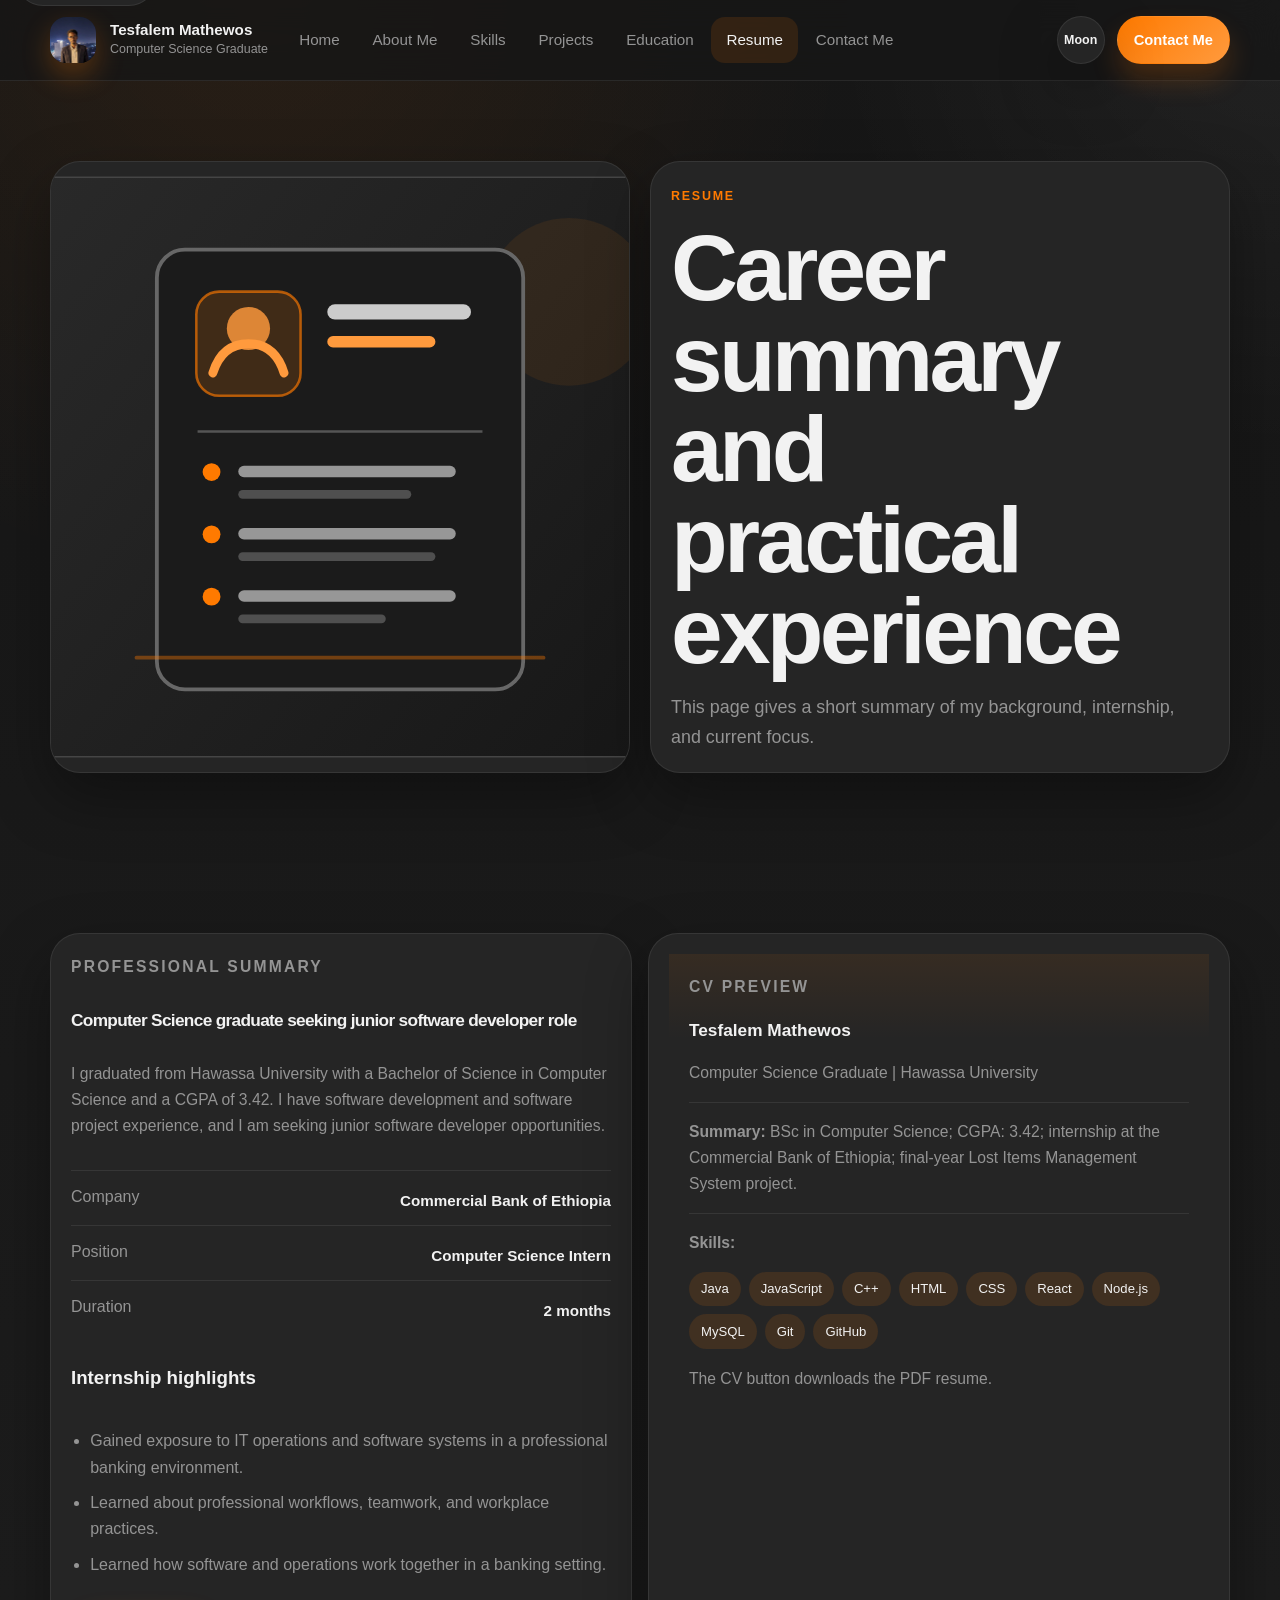
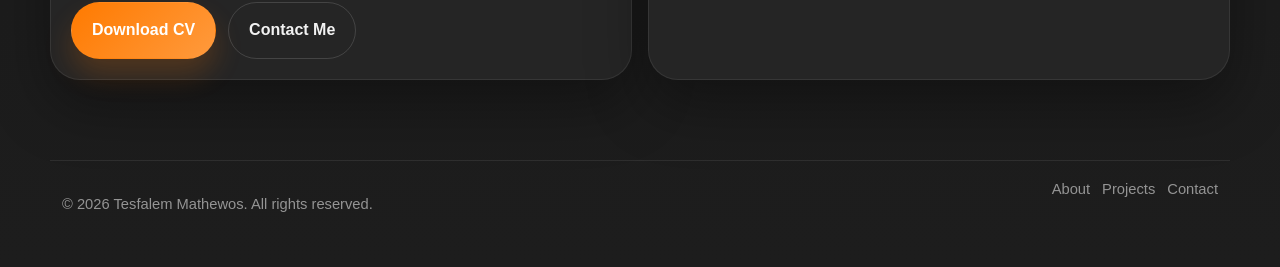
<file: resume.html>
﻿<!DOCTYPE html>
<html lang="en" data-page="resume">
<head>
  <meta charset="UTF-8" />
  <meta name="viewport" content="width=device-width, initial-scale=1.0" />
  <meta name="description" content="Read Tesfalem Mathewos's resume, including his Computer Science degree, two-month Commercial Bank of Ethiopia internship, skills, and project work." />
  <meta name="theme-color" content="#161616" />
  <title>Resume | Tesfalem Mathewos</title>
  <link rel="stylesheet" href="css/style.css" />
</head>
<body>
  <a class="skip-link" href="#main-content">Skip to content</a>
  <header class="site-header">
    <div class="container nav-shell">
      <a class="brand" href="index.html"><img class="brand-mark" src="images/tesfalem-mathewos-photo.jpg" alt="Tesfalem Mathewos" width="46" height="46" loading="eager" decoding="async" /><span class="brand-text"><strong>Tesfalem Mathewos</strong><span>Computer Science Graduate</span></span></a>
      <button class="icon-button mobile-toggle" type="button" aria-label="Toggle navigation" aria-expanded="false" aria-controls="primary-navigation"><span></span><span></span><span></span></button>
      <nav class="site-nav" id="primary-navigation" aria-label="Primary navigation">
        <a href="index.html">Home</a><a href="about.html">About Me</a><a href="skills.html">Skills</a><a href="projects.html">Projects</a><a href="education.html">Education</a><a href="resume.html">Resume</a><a href="contact.html">Contact Me</a>
      </nav>
      <div class="nav-actions">
        <button class="icon-button theme-toggle" type="button" aria-label="Toggle dark mode" aria-pressed="false"><span class="theme-icon theme-sun" aria-hidden="true">Sun</span><span class="theme-icon theme-moon" aria-hidden="true">Moon</span></button>
        <a class="button button-primary button-small" href="contact.html">Contact Me</a>
      </div>
    </div>
  </header>

  <main id="main-content">
    <section class="section page-hero">
      <div class="container page-hero-grid">
        <div class="hero-visual reveal">
          <img class="page-illustration" src="images/resume-illustration.svg" alt="" width="640" height="480" decoding="async" />
        </div>
        <div class="hero-copy reveal">
          <p class="eyebrow">Resume</p>
          <h1>Career summary and practical experience</h1>
          <p class="lead">This page gives a short summary of my background, internship, and current focus.</p>
        </div>
      </div>
    </section>

    <section class="section">
      <div class="container resume-layout">
        <article class="resume-panel reveal">
          <p class="eyebrow">Professional Summary</p>
          <h2>Computer Science graduate seeking junior software developer role</h2>
          <p>I graduated from Hawassa University with a Bachelor of Science in Computer Science and a CGPA of 3.42. I have software development and software project experience, and I am seeking junior software developer opportunities.</p>
          <div class="meta-grid">
            <div class="meta-item"><span>Company</span><strong>Commercial Bank of Ethiopia</strong></div>
            <div class="meta-item"><span>Position</span><strong>Computer Science Intern</strong></div>
            <div class="meta-item"><span>Duration</span><strong>2 months</strong></div>
          </div>
          <h3 style="margin-top: 1.5rem;">Internship highlights</h3>
          <ul class="check-list">
            <li>Gained exposure to IT operations and software systems in a professional banking environment.</li>
            <li>Learned about professional workflows, teamwork, and workplace practices.</li>
            <li>Learned how software and operations work together in a banking setting.</li>
          </ul>
          <div class="button-row" style="margin-top: 0.5rem;">
            <a class="button button-primary" href="assets/Tesfalem-Mathewos-CV.pdf" download>Download CV</a>
            <a class="button button-secondary" href="contact.html">Contact Me</a>
          </div>
        </article>

        <article class="cv-preview reveal">
          <div class="cv-doc">
            <p class="eyebrow">CV Preview</p>
            <h3>Tesfalem Mathewos</h3>
            <p>Computer Science Graduate | Hawassa University</p>
            <div class="line"></div>
            <p><strong>Summary:</strong> BSc in Computer Science; CGPA: 3.42; internship at the Commercial Bank of Ethiopia; final-year Lost Items Management System project.</p>
            <div class="line"></div>
            <p><strong>Skills:</strong></p>
            <div class="tag-row">
              <span>Java</span><span>JavaScript</span><span>C++</span><span>HTML</span><span>CSS</span><span>React</span><span>Node.js</span><span>MySQL</span><span>Git</span><span>GitHub</span>
            </div>
            <p class="page-note">The CV button downloads the PDF resume.</p>
          </div>
        </article>
      </div>
    </section>
  </main>

  <button class="scroll-top" type="button" aria-label="Scroll to top">^</button>
  <footer class="footer"><div class="container footer-grid"><p>© <span id="year"></span> Tesfalem Mathewos. All rights reserved.</p><div class="footer-links"><a href="about.html">About</a><a href="projects.html">Projects</a><a href="contact.html">Contact</a></div></div></footer>
  <script src="js/script.js"></script>
</body>
</html>
</file>
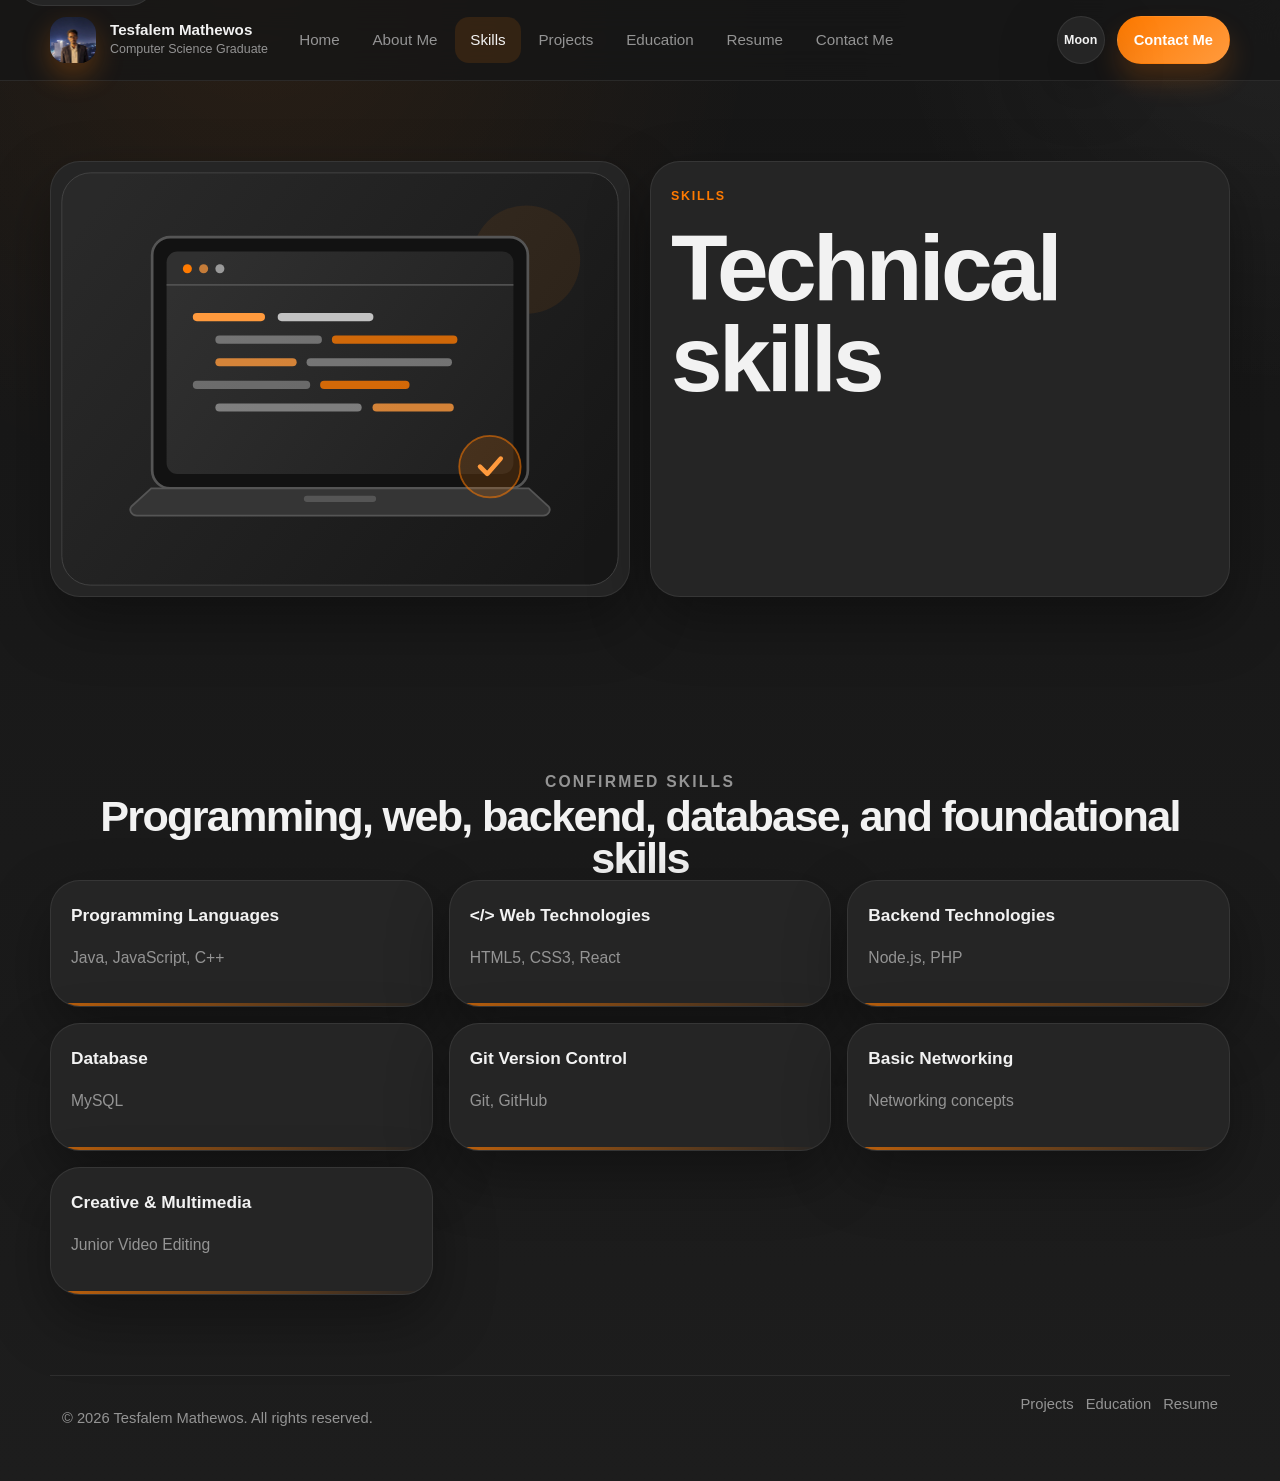
<file: skills.html>
<!DOCTYPE html>
<html lang="en" data-page="skills">
<head>
  <meta charset="UTF-8" />
  <meta name="viewport" content="width=device-width, initial-scale=1.0" />
  <meta name="description" content="Review Tesfalem Mathewos's programming, web, database, version control, and networking skills, including Java, JavaScript, React, Node.js, and MySQL." />
  <meta name="theme-color" content="#161616" />
  <title>Skills | Tesfalem Mathewos</title>
  <link rel="stylesheet" href="css/style.css" />
</head>
<body>
  <a class="skip-link" href="#main-content">Skip to content</a>
  <header class="site-header">
    <div class="container nav-shell">
      <a class="brand" href="index.html"><img class="brand-mark" src="images/tesfalem-mathewos-photo.jpg" alt="Tesfalem Mathewos" width="46" height="46" loading="eager" decoding="async" /><span class="brand-text"><strong>Tesfalem Mathewos</strong><span>Computer Science Graduate</span></span></a>
      <button class="icon-button mobile-toggle" type="button" aria-label="Toggle navigation" aria-expanded="false" aria-controls="primary-navigation"><span></span><span></span><span></span></button>
      <nav class="site-nav" id="primary-navigation" aria-label="Primary navigation">
        <a href="index.html">Home</a><a href="about.html">About Me</a><a href="skills.html">Skills</a><a href="projects.html">Projects</a><a href="education.html">Education</a><a href="resume.html">Resume</a><a href="contact.html">Contact Me</a>
      </nav>
      <div class="nav-actions">
        <button class="icon-button theme-toggle" type="button" aria-label="Toggle dark mode" aria-pressed="false"><span class="theme-icon theme-sun" aria-hidden="true">Sun</span><span class="theme-icon theme-moon" aria-hidden="true">Moon</span></button>
        <a class="button button-primary button-small" href="contact.html">Contact Me</a>
      </div>
    </div>
  </header>

  <main id="main-content">
    <section class="section page-hero">
      <div class="container page-hero-grid">
        <div class="hero-visual reveal">
          <img class="page-illustration" src="images/skills-illustration.svg" alt="" width="640" height="480" decoding="async" />
        </div>
        <div class="hero-copy reveal">
          <p class="eyebrow">Skills</p>
          <h1>Technical skills</h1>
          
        </div>
      </div>
    </section>

    <section class="section">
      <div class="container">
        <div class="section-heading centered reveal">
          <p class="eyebrow">Confirmed Skills</p>
          <h2>Programming, web, backend, database, and foundational skills</h2>
        </div>

        <div class="skills-grid">
          <article class="skill-card reveal"><h3>Programming Languages</h3><p>Java, JavaScript, C++</p></article>
          <article class="skill-card reveal"><h3>&lt;/&gt; Web Technologies</h3><p>HTML5, CSS3, React</p></article>
          <article class="skill-card reveal"><h3>Backend Technologies</h3><p>Node.js, PHP</p></article>
          <article class="skill-card reveal"><h3>Database</h3><p>MySQL</p></article>
          <article class="skill-card reveal"><h3>Git Version Control</h3><p>Git, GitHub</p></article>
          <article class="skill-card reveal"><h3>Basic Networking</h3><p>Networking concepts</p></article>
          <article class="skill-card reveal"><h3>Creative &amp; Multimedia</h3><p>Junior Video Editing</p></article>
        </div>
      </div>
    </section>
  </main>

  <button class="scroll-top" type="button" aria-label="Scroll to top">^</button>
  <footer class="footer"><div class="container footer-grid"><p>© <span id="year"></span> Tesfalem Mathewos. All rights reserved.</p><div class="footer-links"><a href="projects.html">Projects</a><a href="education.html">Education</a><a href="resume.html">Resume</a></div></div></footer>
  <script src="js/script.js"></script>
</body>
</html>
</file>
<file: css/style.css>
:root {
  --bg: #161616;
  --bg-2: #1d1d1d;
  --surface: #252525;
  --surface-2: #2b2b2b;
  --surface-soft: rgba(37, 37, 37, 0.9);
  --text: #f2f2f2;
  --muted: #949494;
  --accent: #ff7a00;
  --accent-2: #ff9a3d;
  --border: rgba(255, 255, 255, 0.08);
  --ring: rgba(255, 122, 0, 0.25);
  --shadow: 0 24px 60px rgba(0, 0, 0, 0.35);
  --radius: 22px;
  --radius-lg: 30px;
  --container: 1180px;
  --transition: 220ms ease;
}

[data-theme="light"] {
  --bg: #eef1f5;
  --bg-2: #ffffff;
  --surface: #ffffff;
  --surface-2: #f3f5f8;
  --surface-soft: rgba(255, 255, 255, 0.9);
  --text: #191919;
  --muted: #656565;
  --border: rgba(25, 25, 25, 0.08);
  --shadow: 0 18px 46px rgba(25, 25, 25, 0.08);
}

*,
*::before,
*::after {
  box-sizing: border-box;
}

html {
  scroll-behavior: smooth;
}

body {
  margin: 0;
  font-family: "Segoe UI", "Aptos", "Helvetica Neue", Arial, sans-serif;
  color: var(--text);
  background:
    radial-gradient(circle at 20% 0%, rgba(255, 122, 0, 0.08), transparent 28%),
    radial-gradient(circle at 100% 0%, rgba(255, 255, 255, 0.05), transparent 20%),
    linear-gradient(180deg, var(--bg), var(--bg-2));
  line-height: 1.65;
  -webkit-font-smoothing: antialiased;
  text-rendering: optimizeLegibility;
  transition: background-color var(--transition), color var(--transition);
}

body.nav-open {
  overflow: hidden;
}

a {
  color: inherit;
  text-decoration: none;
}

button,
input,
textarea {
  font: inherit;
}

img {
  display: block;
  max-width: 100%;
}

a:focus-visible,
button:focus-visible,
input:focus-visible,
textarea:focus-visible,
[tabindex]:focus-visible {
  outline: 2px solid var(--accent);
  outline-offset: 3px;
  border-radius: 4px;
}

.skip-link {
  position: absolute;
  left: 1rem;
  top: -48px;
  z-index: 999;
  padding: 0.8rem 1rem;
  border-radius: 999px;
  background: var(--surface);
  color: var(--text);
  border: 1px solid var(--border);
  transition: top var(--transition);
}

.skip-link:focus {
  top: 1rem;
}

.container {
  width: min(100% - 1.5rem, var(--container));
  margin-inline: auto;
}

.site-header {
  position: sticky;
  top: 0;
  z-index: 100;
  backdrop-filter: blur(16px);
  background: rgba(22, 22, 22, 0.82);
  border-bottom: 1px solid var(--border);
}

[data-theme="light"] .site-header {
  background: rgba(238, 241, 245, 0.88);
}

@supports (background: color-mix(in srgb, white 50%, transparent)) {
  .site-header {
    background: color-mix(in srgb, var(--bg) 82%, transparent);
  }

  [data-theme="light"] .site-header {
    background: color-mix(in srgb, var(--bg) 82%, transparent);
  }
}

.nav-shell {
  display: flex;
  align-items: center;
  gap: 1rem;
  padding: 1rem 0;
}

.brand {
  display: inline-flex;
  align-items: center;
  gap: 0.85rem;
  min-width: 0;
}

.brand-mark {
  display: grid;
  place-items: center;
  width: 2.9rem;
  height: 2.9rem;
  flex-shrink: 0;
  border-radius: 16px;
  background: linear-gradient(135deg, var(--accent), var(--accent-2));
  color: #fff;
  font-weight: 800;
  letter-spacing: 0.08em;
  box-shadow: 0 12px 28px rgba(255, 122, 0, 0.28);
  overflow: hidden;
  object-fit: cover;
}

.brand-text {
  display: flex;
  flex-direction: column;
  min-width: 0;
}

.brand-text strong {
  font-size: 0.95rem;
  line-height: 1.2;
}

.brand-text span {
  color: var(--muted);
  font-size: 0.78rem;
}

.site-nav {
  position: fixed;
  inset: 4.9rem 1rem auto;
  max-height: calc(100vh - 6rem);
  max-height: calc(100dvh - 6rem);
  display: grid;
  gap: 0.25rem;
  padding: 0.85rem;
  border-radius: 22px;
  background: var(--surface-soft);
  border: 1px solid var(--border);
  box-shadow: var(--shadow);
  opacity: 0;
  visibility: hidden;
  transform: translateY(-1rem);
  pointer-events: none;
  overflow-y: auto;
  overscroll-behavior: contain;
  transition: opacity var(--transition), transform var(--transition), visibility var(--transition);
}

.site-nav.is-open {
  opacity: 1;
  visibility: visible;
  transform: translateY(0);
  pointer-events: auto;
}

.site-nav a {
  padding: 0.9rem 1rem;
  border-radius: 14px;
  color: var(--muted);
  font-size: 0.95rem;
  transition: background-color var(--transition), color var(--transition), transform var(--transition);
}

.site-nav a:hover,
.site-nav a:focus-visible,
.site-nav a.active {
  background: rgba(255, 122, 0, 0.12);
  color: var(--text);
}

.nav-actions {
  margin-left: auto;
  display: flex;
  align-items: center;
  gap: 0.75rem;
}

.icon-button {
  display: inline-grid;
  place-items: center;
  width: 3rem;
  height: 3rem;
  border: 1px solid var(--border);
  border-radius: 50%;
  background: var(--surface);
  color: var(--text);
  cursor: pointer;
  box-shadow: var(--shadow);
  transition: transform var(--transition), border-color var(--transition), background-color var(--transition);
}

.icon-button:hover {
  transform: translateY(-2px);
  border-color: rgba(255, 122, 0, 0.28);
}

.mobile-toggle {
  gap: 0.28rem;
  padding: 0;
}

.mobile-toggle span {
  display: block;
  width: 1.15rem;
  height: 2px;
  border-radius: 999px;
  background: currentColor;
}

.theme-toggle {
  position: relative;
}

.theme-icon {
  position: absolute;
  opacity: 0;
  font-size: 0.78rem;
  font-weight: 700;
  transition: opacity var(--transition), transform var(--transition);
  transform: scale(0.9);
}

html[data-theme="light"] .theme-sun,
html:not([data-theme="light"]) .theme-moon {
  opacity: 1;
  transform: scale(1);
}

.section {
  padding: 4rem 0;
}

.page-hero {
  padding-top: 2rem;
}

.hero-grid,
.page-hero-grid,
.resume-layout,
.contact-layout,
.split-grid {
  display: grid;
  gap: 1.25rem;
}

.hero-copy,
.hero-visual,
.panel,
.content-card,
.skill-card,
.project-card,
.timeline-card,
.certificate-card,
.contact-card,
.contact-form,
.resume-panel,
.cv-preview {
  background: var(--surface);
  border: 1px solid var(--border);
  border-radius: var(--radius-lg);
  box-shadow: var(--shadow);
}

.hero-copy,
.panel,
.content-card,
.skill-card,
.project-card,
.timeline-card,
.certificate-card,
.contact-card,
.contact-form,
.resume-panel,
.cv-preview {
  padding: 1.25rem;
}

.hero-copy h1,
.hero-copy h2,
.page-hero h1,
.page-hero h2,
.section-heading h2,
.section-heading h1,
.resume-panel h2 {
  margin: 0;
  line-height: 0.98;
  letter-spacing: -0.04em;
}

.hero-copy h1,
.hero-copy h2,
.page-hero h1 {
  font-size: clamp(2.8rem, 8vw, 5.8rem);
  max-width: 10ch;
}

.section-heading h1,
.section-heading h2,
.resume-panel h2 {
  font-size: clamp(1.7rem, 4vw, 2.7rem);
}

.eyebrow,
.page-eyebrow {
  display: inline-flex;
  align-items: center;
  gap: 0.5rem;
  margin: 0 0 1rem;
  color: var(--accent);
  font-size: 0.78rem;
  font-weight: 700;
  text-transform: uppercase;
  letter-spacing: 0.14em;
}

.lead {
  margin: 1rem 0 0;
  max-width: 62ch;
  color: var(--muted);
  font-size: clamp(1rem, 1.6vw, 1.12rem);
}

html[data-page="about"] .lead {
  font-size: 0.95rem;
  line-height: 1.7;
}

.intro,
.section-heading p,
.panel p,
.content-card p,
.skill-card p,
.project-body p,
.timeline-card p,
.certificate-card p,
.contact-card p,
.resume-panel p,
.cv-preview p {
  color: var(--muted);
  font-size: 0.98rem;
}

.button-row,
.resume-actions,
.project-actions,
.filter-bar,
.footer-links,
.chip-row {
  display: flex;
  flex-wrap: wrap;
  gap: 0.75rem;
  margin: 0;
  padding: 0;
  list-style: none;
}

.button {
  display: inline-flex;
  align-items: center;
  justify-content: center;
  min-height: 3rem;
  padding: 0.9rem 1.25rem;
  border-radius: 999px;
  border: 1px solid transparent;
  font-weight: 700;
  transition: transform var(--transition), background-color var(--transition), border-color var(--transition), color var(--transition);
}

.button:hover,
.button:focus-visible {
  transform: translateY(-2px);
}

.button-primary {
  background: linear-gradient(135deg, var(--accent), var(--accent-2));
  color: #fff;
  box-shadow: 0 16px 28px rgba(255, 122, 0, 0.2);
}

.button-secondary {
  background: transparent;
  border-color: rgba(255, 255, 255, 0.14);
  color: var(--text);
}

[data-theme="light"] .button-secondary {
  border-color: rgba(25, 25, 25, 0.12);
}

.button-ghost {
  background: transparent;
  color: var(--text);
  border-color: var(--border);
}

.button-small {
  min-height: 2.6rem;
  padding: 0.65rem 1rem;
  font-size: 0.92rem;
}

.hero-metrics,
.quick-facts,
.meta-grid {
  display: grid;
  gap: 1rem;
}

.hero-metrics {
  margin-top: 1.5rem;
  grid-template-columns: repeat(3, minmax(0, 1fr));
}

.hero-metrics div,
.quick-facts div,
.meta-item {
  padding-top: 0.9rem;
  border-top: 1px solid var(--border);
}

.hero-metrics dt,
.quick-facts span,
.timeline-label,
.meta-label {
  color: var(--muted);
  font-size: 0.72rem;
  text-transform: uppercase;
  letter-spacing: 0.08em;
}

.hero-metrics dd,
.quick-facts strong,
.meta-item strong {
  margin: 0.25rem 0 0;
  color: var(--text);
  font-weight: 700;
  font-size: 0.95rem;
}

.hero-visual {
  padding: 0;
  overflow: hidden;
  display: grid;
  align-items: stretch;
}

.portrait-stage {
  min-height: 540px;
  position: relative;
  overflow: hidden;
  display: grid;
  background:
    radial-gradient(circle at 60% 45%, rgba(255, 255, 255, 0.06), transparent 27%),
    linear-gradient(135deg, rgba(255, 122, 0, 0.07), transparent 45%),
  linear-gradient(180deg, #262626, #1d1d1d);
}

.portrait-photo {
  position: relative;
  width: 100%;
  height: 100%;
  min-height: 540px;
  object-fit: cover;
  object-position: center;
  border-radius: 34px;
  box-shadow: 0 26px 56px rgba(0, 0, 0, 0.42);
  transform: none;
  border: 1px solid rgba(255, 255, 255, 0.12);
}

.portrait-stage::before {
  content: "";
  position: absolute;
  width: min(72%, 420px);
  aspect-ratio: 1 / 1;
  border-radius: 50%;
  background: rgba(255, 255, 255, 0.04);
}

.portrait-stage::after {
  content: "";
  position: absolute;
  inset: auto 14% 7% 14%;
  height: 18%;
  border-radius: 50%;
  background: rgba(0, 0, 0, 0.18);
  filter: blur(24px);
  z-index: 0;
}

.portrait-caption {
  position: absolute;
  left: 1.25rem;
  right: 1.25rem;
  bottom: 1.25rem;
  display: flex;
  justify-content: space-between;
  gap: 1rem;
  color: var(--muted);
  font-size: 0.84rem;
}

.hero-card-title {
  color: var(--accent);
  font-weight: 700;
}

.section-heading {
  max-width: 68rem;
}

.section-heading p {
  margin: 0.75rem 0 0;
  max-width: 70ch;
  font-size: 0.98rem;
}

.grid-section,
.skills-grid,
.projects-grid,
.cert-grid,
.contact-cards,
.timeline {
  display: grid;
  gap: 1rem;
}

.project-gallery {
  width: min(100%, 980px);
  margin-inline: auto;
}

.grid-section {
  grid-template-columns: 1fr;
}

.check-list {
  margin: 0;
  padding-left: 1.2rem;
  color: var(--muted);
}

.check-list li + li {
  margin-top: 0.55rem;
}

.skill-card {
  position: relative;
  overflow: hidden;
}

.skill-card::after,
.project-card::after,
.certificate-card::after,
.contact-card::after {
  content: "";
  position: absolute;
  inset: auto 0 0;
  height: 3px;
  background: linear-gradient(90deg, var(--accent), transparent);
  opacity: 0.7;
}

.skill-card h3,
.project-body h3,
.timeline-card h3,
.certificate-card h3,
.panel h2,
.content-card h3,
.resume-panel h2,
.cv-preview h3 {
  margin: 0;
  font-size: 1.08rem;
}

.skill-bar {
  height: 0.72rem;
  margin-top: 1rem;
  border-radius: 999px;
  background: rgba(255, 255, 255, 0.08);
  overflow: hidden;
}

[data-theme="light"] .skill-bar {
  background: rgba(25, 25, 25, 0.08);
}

.skill-bar span {
  display: block;
  width: 0;
  height: 100%;
  border-radius: inherit;
  background: linear-gradient(135deg, var(--accent), var(--accent-2));
  transition: width 1200ms cubic-bezier(0.2, 0.8, 0.2, 1);
}

.filter-bar {
  margin: 1rem 0 1.25rem;
}

.filter-button {
  min-height: 2.8rem;
  padding: 0.75rem 1rem;
  border: 1px solid var(--border);
  border-radius: 999px;
  background: var(--surface);
  color: var(--muted);
  cursor: pointer;
  transition: background-color var(--transition), color var(--transition), transform var(--transition), border-color var(--transition);
}

.filter-button:hover,
.filter-button.is-active {
  background: var(--accent);
  color: #fff;
  border-color: transparent;
  transform: translateY(-1px);
}

.project-card {
  overflow: hidden;
  position: relative;
}

.project-media {
  min-height: 14rem;
  display: grid;
  place-items: center;
  background:
    radial-gradient(circle at top right, rgba(255, 122, 0, 0.24), transparent 30%),
    linear-gradient(135deg, #363636, #262626);
  border-bottom: 1px solid var(--border);
  color: #fff;
  font-weight: 700;
  letter-spacing: 0.06em;
  text-transform: uppercase;
}

.project-media img {
  width: 100%;
  height: 100%;
  object-fit: cover;
  display: block;
}

.project-body {
  padding: 1.2rem 1.25rem 1.35rem;
}

.tag-row {
  display: flex;
  flex-wrap: wrap;
  gap: 0.5rem;
  margin: 1rem 0 1.1rem;
}

.tag-row span,
.chip {
  padding: 0.4rem 0.75rem;
  border-radius: 999px;
  background: rgba(255, 122, 0, 0.12);
  color: var(--text);
  font-size: 0.82rem;
}

.timeline {
  position: relative;
}

.timeline::before {
  content: "";
  position: absolute;
  left: 0.45rem;
  top: 0;
  bottom: 0;
  width: 2px;
  background: rgba(255, 122, 0, 0.22);
}

.timeline-item {
  display: grid;
  grid-template-columns: auto 1fr;
  gap: 1rem;
  align-items: start;
}

.timeline-marker {
  width: 1rem;
  height: 1rem;
  margin-top: 1.3rem;
  border-radius: 50%;
  background: var(--accent);
  box-shadow: 0 0 0 6px var(--ring);
  position: relative;
  z-index: 1;
}

.certificate-icon {
  display: grid;
  place-items: center;
  width: 3rem;
  height: 3rem;
  margin-bottom: 1rem;
  border-radius: 16px;
  background: rgba(255, 122, 0, 0.12);
  color: var(--accent);
  font-size: 1.25rem;
  font-weight: 800;
}

.contact-grid,
.resume-layout {
  display: grid;
  gap: 1rem;
}

.contact-cards {
  grid-template-columns: repeat(auto-fit, minmax(220px, 1fr));
}

.contact-card {
  display: grid;
  gap: 0.4rem;
  position: relative;
  transition: transform var(--transition), border-color var(--transition);
}

.contact-card:hover,
.contact-card:focus-visible {
  transform: translateY(-3px);
  border-color: rgba(255, 122, 0, 0.3);
}

.contact-card span {
  color: var(--muted);
  font-size: 0.72rem;
  text-transform: uppercase;
  letter-spacing: 0.08em;
}

.contact-form {
  display: grid;
  gap: 1rem;
}

.form-row {
  display: grid;
  gap: 0.45rem;
}

.form-row label {
  font-weight: 700;
}

.form-row input,
.form-row textarea {
  width: 100%;
  padding: 0.95rem 1rem;
  border: 1px solid var(--border);
  border-radius: 16px;
  background: var(--surface-2);
  color: var(--text);
  transition: border-color var(--transition), box-shadow var(--transition), background-color var(--transition);
}

.form-row input::placeholder,
.form-row textarea::placeholder {
  color: var(--muted);
  opacity: 0.85;
}

.form-row input:focus,
.form-row textarea:focus {
  outline: none;
  border-color: var(--accent);
  box-shadow: 0 0 0 4px rgba(255, 122, 0, 0.16);
}

.form-actions {
  display: grid;
  gap: 0.75rem;
}

.form-note {
  margin: 0;
  color: var(--muted);
  font-size: 0.88rem;
}

.resume-panel {
  display: grid;
  gap: 1rem;
}

.cv-preview {
  overflow: hidden;
}

.cv-doc {
  padding: 1.25rem;
  background: linear-gradient(180deg, rgba(255, 122, 0, 0.08), transparent 18%);
}

.cv-doc .line {
  height: 1px;
  background: var(--border);
  margin: 1rem 0;
}

.meta-grid {
  display: grid;
  gap: 0.75rem;
}

.meta-item {
  display: flex;
  justify-content: space-between;
  gap: 1rem;
  padding-top: 0.8rem;
  border-top: 1px solid var(--border);
}

.meta-item span {
  color: var(--muted);
}

.footer {
  width: min(100% - 1rem, var(--container));
  margin-inline: auto;
  margin-bottom: 0.75rem;
  padding: 1rem 0 1.5rem;
  border-top: 1px solid var(--border);
}

.footer-grid {
  display: flex;
  flex-wrap: wrap;
  justify-content: space-between;
  gap: 1rem;
  color: var(--muted);
  font-size: 0.92rem;
}

.scroll-top {
  position: fixed;
  right: 1rem;
  bottom: 1rem;
  width: 3rem;
  height: 3rem;
  border: 0;
  border-radius: 999px;
  background: linear-gradient(135deg, var(--accent), var(--accent-2));
  color: #fff;
  font-size: 1.15rem;
  font-weight: 800;
  cursor: pointer;
  box-shadow: var(--shadow);
  opacity: 0;
  visibility: hidden;
  transform: translateY(14px);
  pointer-events: none;
  transition: opacity var(--transition), transform var(--transition), visibility var(--transition);
}

.scroll-top.is-visible {
  opacity: 1;
  visibility: visible;
  transform: translateY(0);
  pointer-events: auto;
}

.reveal {
  opacity: 0;
  transform: translateY(24px);
  transition: opacity 700ms ease, transform 700ms ease;
}

.reveal.is-visible {
  opacity: 1;
  transform: translateY(0);
}

.project-card.is-hidden {
  display: none;
}

.split-decor {
  min-height: 320px;
  border-radius: var(--radius-lg);
  background:
    radial-gradient(circle at 45% 30%, rgba(255, 122, 0, 0.14), transparent 32%),
    linear-gradient(135deg, #242424, #1a1a1a);
  border: 1px solid var(--border);
  box-shadow: var(--shadow);
}

.page-illustration {
  display: block;
  width: 100%;
  height: auto;
  aspect-ratio: 4 / 3;
  object-fit: cover;
}

.section-heading.centered {
  text-align: center;
  margin-inline: auto;
}

.section-heading.centered p {
  margin-inline: auto;
}

.social-row {
  display: flex;
  flex-wrap: wrap;
  gap: 0.7rem;
  margin-top: 1rem;
}

.social-pill {
  display: inline-grid;
  place-items: center;
  width: 2.8rem;
  height: 2.8rem;
  border-radius: 50%;
  border: 1px solid var(--border);
  background: var(--surface-2);
  color: var(--text);
  font-weight: 700;
}

.page-note {
  color: var(--muted);
  margin-top: 0.75rem;
}

.project-gallery .project-card .project-media {
  min-height: 14rem;
}

@media (min-width: 760px) {
  .section {
    padding: 5rem 0;
  }

  .hero-grid {
    grid-template-columns: 1.15fr 0.85fr;
    align-items: stretch;
  }

  .page-hero-grid,
  .resume-layout,
  .contact-layout {
    grid-template-columns: repeat(2, minmax(0, 1fr));
  }

  .grid-section {
    grid-template-columns: repeat(2, minmax(0, 1fr));
  }

  .grid-section .section-heading,
  .grid-section .content-card:first-of-type {
    grid-column: 1 / -1;
  }

  .skills-grid,
  .projects-grid,
  .cert-grid {
    grid-template-columns: repeat(2, minmax(0, 1fr));
  }

  .project-gallery {
    gap: 1.25rem;
  }

  .project-card {
    min-height: 100%;
  }

  .project-media {
    min-height: 15rem;
  }

  .contact-form {
    grid-template-columns: repeat(2, minmax(0, 1fr));
  }

  .full-width {
    grid-column: 1 / -1;
  }
}

@media (min-width: 1024px) {
  .mobile-toggle {
    display: none;
  }

  .site-nav {
    position: static;
    display: flex;
    align-items: center;
    gap: 0.15rem;
    padding: 0;
    border: 0;
    background: transparent;
    box-shadow: none;
    opacity: 1;
    visibility: visible;
    transform: none;
    pointer-events: auto;
  }

  .site-nav a {
    padding: 0.65rem 0.95rem;
  }

  .skills-grid {
    grid-template-columns: repeat(3, minmax(0, 1fr));
  }

  .projects-grid {
    grid-template-columns: repeat(3, minmax(0, 1fr));
  }

  .project-gallery {
    grid-template-columns: repeat(2, minmax(0, 1fr));
  }

  .cert-grid {
    grid-template-columns: repeat(3, minmax(0, 1fr));
  }

  .contact-layout {
    grid-template-columns: 0.95fr 1.05fr;
  }
}

@media (min-width: 1200px) {
  .project-gallery .project-card:nth-child(4) {
    grid-column: span 2;
  }
}

/* ---------- Projects section: richer project cards ---------- */

.project-card--featured .project-media {
  position: relative;
  aspect-ratio: 16 / 10;
  min-height: 0;
}

.project-badge {
  position: absolute;
  top: 0.85rem;
  left: 0.85rem;
  padding: 0.35rem 0.8rem;
  border-radius: 999px;
  background: rgba(22, 22, 22, 0.72);
  color: #fff;
  font-size: 0.72rem;
  font-weight: 700;
  text-transform: uppercase;
  letter-spacing: 0.06em;
  backdrop-filter: blur(6px);
}

.project-heading h3 {
  font-size: 1.3rem;
}

.project-pitch {
  margin: 0.5rem 0 0;
  color: var(--text);
  font-weight: 600;
  font-size: 1rem;
  line-height: 1.5;
}

.project-overview {
  margin-top: 0.85rem;
}

.project-block {
  margin-top: 1.35rem;
}

.project-block .meta-label,
.project-insight .meta-label {
  display: block;
  margin: 0 0 0.65rem;
}

.feature-list {
  margin: 0;
  padding: 0;
  list-style: none;
  display: grid;
  gap: 0.6rem;
}

.feature-list li {
  position: relative;
  padding-left: 1.7rem;
  color: var(--text);
  font-size: 0.95rem;
  line-height: 1.5;
}

.feature-list li::before {
  content: "";
  position: absolute;
  left: 0;
  top: 0.14rem;
  width: 1.1rem;
  height: 1.1rem;
  border-radius: 50%;
  background: rgba(255, 122, 0, 0.14);
  border: 1px solid rgba(255, 122, 0, 0.45);
}

.feature-list li::after {
  content: "";
  position: absolute;
  left: 0.33rem;
  top: 0.38rem;
  width: 0.42rem;
  height: 0.22rem;
  border-left: 2px solid var(--accent);
  border-bottom: 2px solid var(--accent);
  transform: rotate(-45deg);
}

.project-insights {
  display: grid;
  gap: 1rem;
  margin-top: 1.35rem;
}

.project-insight {
  padding: 0.9rem 1rem 1rem;
  border-radius: var(--radius);
  background: var(--surface-2);
  border: 1px solid var(--border);
}

.project-insight p:last-child {
  margin: 0;
  color: var(--muted);
  font-size: 0.92rem;
  line-height: 1.55;
}

.project-role {
  margin-top: 1.35rem;
}

.project-actions {
  margin-top: 1.4rem;
}

.button.is-disabled {
  background: var(--surface-2);
  color: var(--muted);
  border: 1px dashed var(--border);
  opacity: 0.75;
  cursor: not-allowed;
  pointer-events: none;
  box-shadow: none;
}

@media (min-width: 620px) {
  .project-insights {
    grid-template-columns: repeat(2, minmax(0, 1fr));
  }
}

@media (prefers-reduced-motion: reduce) {
  html {
    scroll-behavior: auto;
  }

  *,
  *::before,
  *::after {
    animation-duration: 0.01ms !important;
    animation-iteration-count: 1 !important;
    scroll-behavior: auto !important;
    transition-duration: 0.01ms !important;
  }
}
</file>
